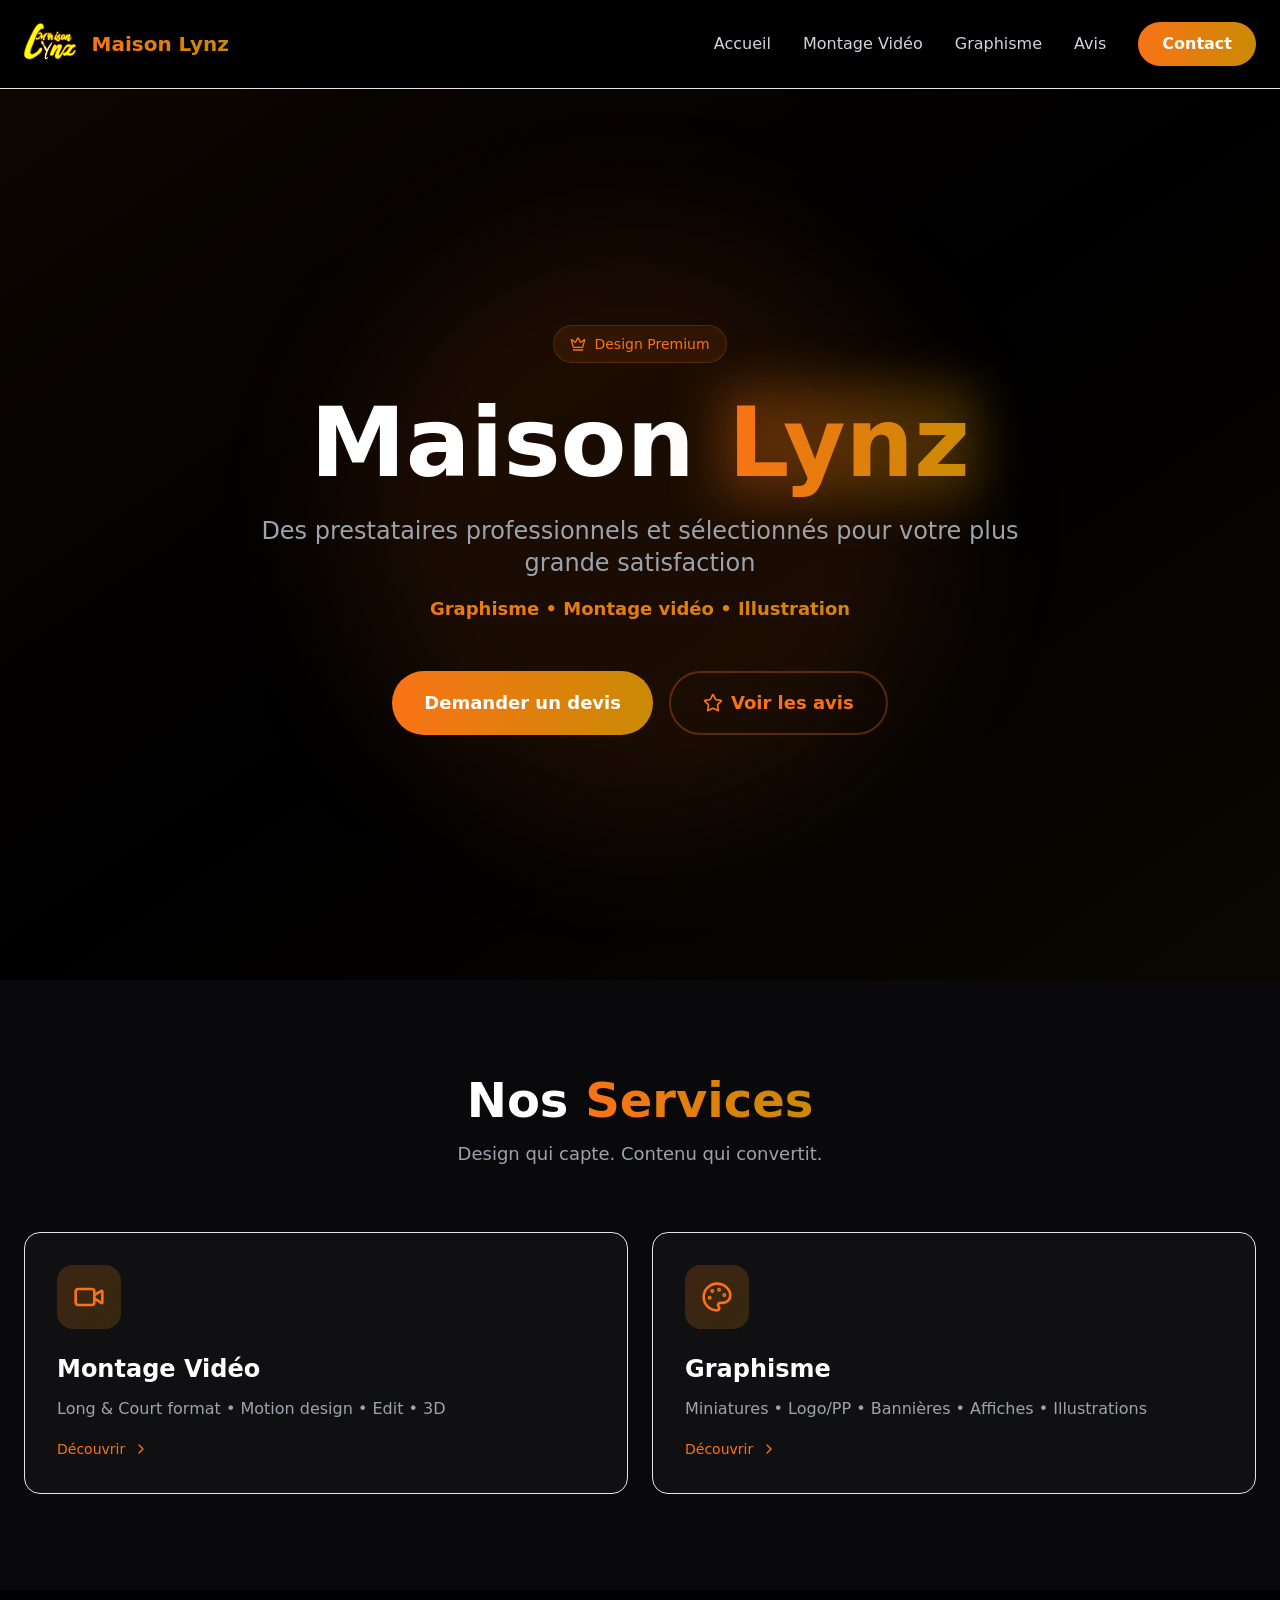
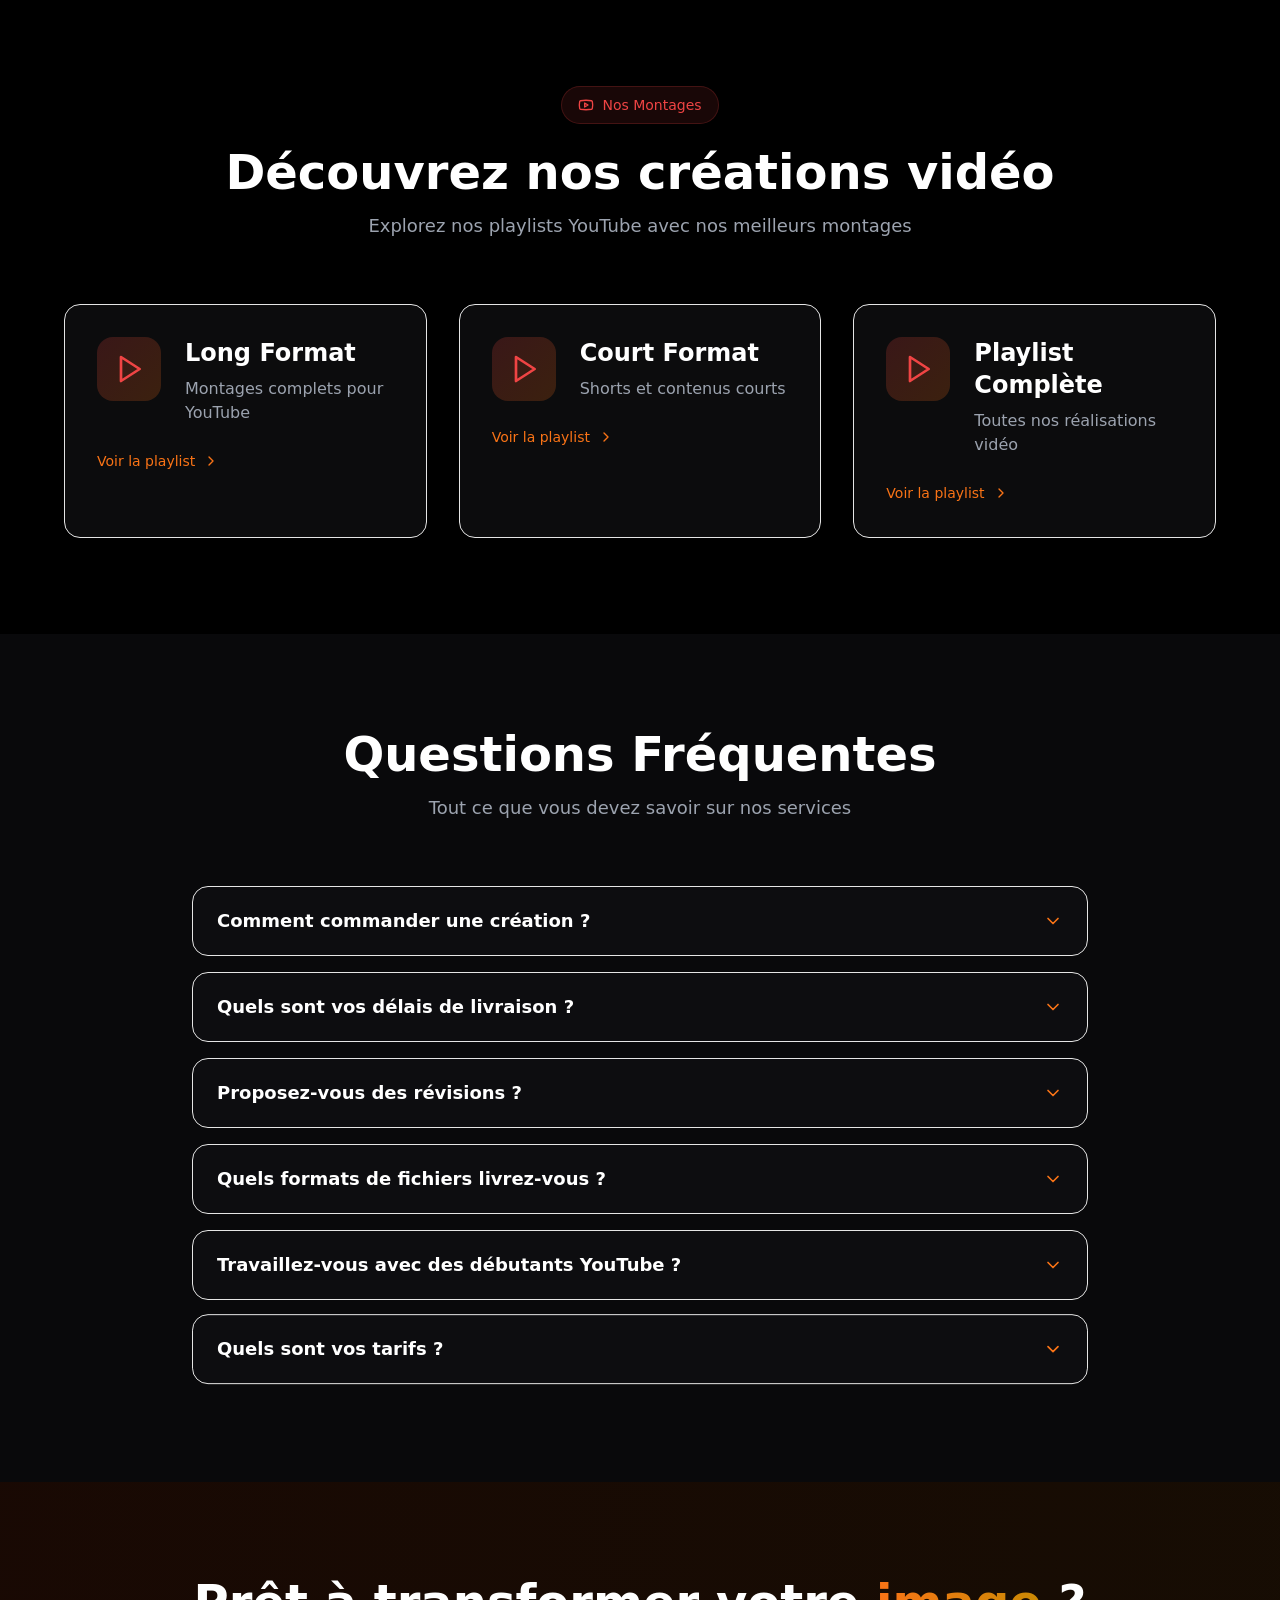
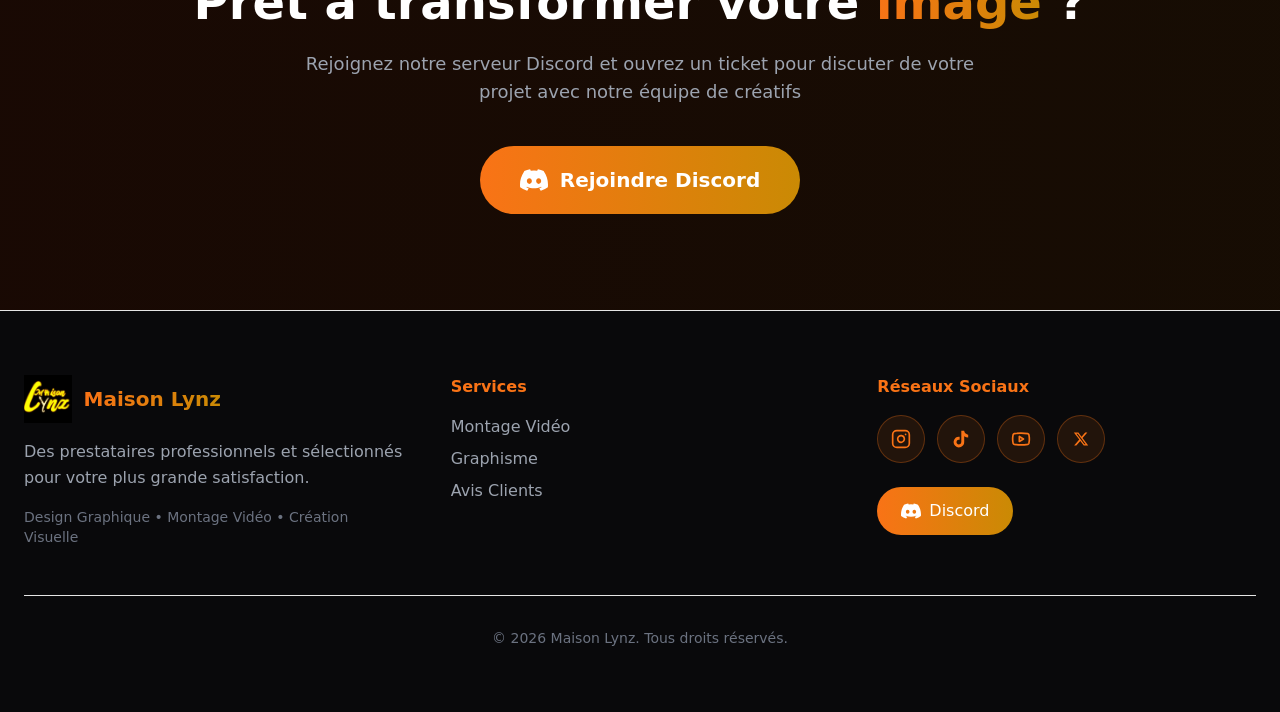
<file: index.html>
<!doctype html>
<html lang="fr">
  <head>
    <meta charset="UTF-8" />
    <meta name="viewport" content="width=device-width, initial-scale=1.0" />
    <title>Maison Lynz</title>
    <link rel="stylesheet" href="./site.css" />
  </head>
  <body>
    <div id="root"></div>
    <script type="module" src="./site.js"></script>
  </body>
</html>
</file>
<file: site.css>
*,:before,:after{--tw-border-spacing-x: 0;--tw-border-spacing-y: 0;--tw-translate-x: 0;--tw-translate-y: 0;--tw-rotate: 0;--tw-skew-x: 0;--tw-skew-y: 0;--tw-scale-x: 1;--tw-scale-y: 1;--tw-pan-x: ;--tw-pan-y: ;--tw-pinch-zoom: ;--tw-scroll-snap-strictness: proximity;--tw-gradient-from-position: ;--tw-gradient-via-position: ;--tw-gradient-to-position: ;--tw-ordinal: ;--tw-slashed-zero: ;--tw-numeric-figure: ;--tw-numeric-spacing: ;--tw-numeric-fraction: ;--tw-ring-inset: ;--tw-ring-offset-width: 0px;--tw-ring-offset-color: #fff;--tw-ring-color: rgb(59 130 246 / .5);--tw-ring-offset-shadow: 0 0 #0000;--tw-ring-shadow: 0 0 #0000;--tw-shadow: 0 0 #0000;--tw-shadow-colored: 0 0 #0000;--tw-blur: ;--tw-brightness: ;--tw-contrast: ;--tw-grayscale: ;--tw-hue-rotate: ;--tw-invert: ;--tw-saturate: ;--tw-sepia: ;--tw-drop-shadow: ;--tw-backdrop-blur: ;--tw-backdrop-brightness: ;--tw-backdrop-contrast: ;--tw-backdrop-grayscale: ;--tw-backdrop-hue-rotate: ;--tw-backdrop-invert: ;--tw-backdrop-opacity: ;--tw-backdrop-saturate: ;--tw-backdrop-sepia: ;--tw-contain-size: ;--tw-contain-layout: ;--tw-contain-paint: ;--tw-contain-style: }::backdrop{--tw-border-spacing-x: 0;--tw-border-spacing-y: 0;--tw-translate-x: 0;--tw-translate-y: 0;--tw-rotate: 0;--tw-skew-x: 0;--tw-skew-y: 0;--tw-scale-x: 1;--tw-scale-y: 1;--tw-pan-x: ;--tw-pan-y: ;--tw-pinch-zoom: ;--tw-scroll-snap-strictness: proximity;--tw-gradient-from-position: ;--tw-gradient-via-position: ;--tw-gradient-to-position: ;--tw-ordinal: ;--tw-slashed-zero: ;--tw-numeric-figure: ;--tw-numeric-spacing: ;--tw-numeric-fraction: ;--tw-ring-inset: ;--tw-ring-offset-width: 0px;--tw-ring-offset-color: #fff;--tw-ring-color: rgb(59 130 246 / .5);--tw-ring-offset-shadow: 0 0 #0000;--tw-ring-shadow: 0 0 #0000;--tw-shadow: 0 0 #0000;--tw-shadow-colored: 0 0 #0000;--tw-blur: ;--tw-brightness: ;--tw-contrast: ;--tw-grayscale: ;--tw-hue-rotate: ;--tw-invert: ;--tw-saturate: ;--tw-sepia: ;--tw-drop-shadow: ;--tw-backdrop-blur: ;--tw-backdrop-brightness: ;--tw-backdrop-contrast: ;--tw-backdrop-grayscale: ;--tw-backdrop-hue-rotate: ;--tw-backdrop-invert: ;--tw-backdrop-opacity: ;--tw-backdrop-saturate: ;--tw-backdrop-sepia: ;--tw-contain-size: ;--tw-contain-layout: ;--tw-contain-paint: ;--tw-contain-style: }*,:before,:after{box-sizing:border-box;border-width:0;border-style:solid;border-color:#e5e7eb}:before,:after{--tw-content: ""}html,:host{line-height:1.5;-webkit-text-size-adjust:100%;-moz-tab-size:4;-o-tab-size:4;tab-size:4;font-family:ui-sans-serif,system-ui,sans-serif,"Apple Color Emoji","Segoe UI Emoji",Segoe UI Symbol,"Noto Color Emoji";font-feature-settings:normal;font-variation-settings:normal;-webkit-tap-highlight-color:transparent}body{margin:0;line-height:inherit}hr{height:0;color:inherit;border-top-width:1px}abbr:where([title]){-webkit-text-decoration:underline dotted;text-decoration:underline dotted}h1,h2,h3,h4,h5,h6{font-size:inherit;font-weight:inherit}a{color:inherit;text-decoration:inherit}b,strong{font-weight:bolder}code,kbd,samp,pre{font-family:ui-monospace,SFMono-Regular,Menlo,Monaco,Consolas,Liberation Mono,Courier New,monospace;font-feature-settings:normal;font-variation-settings:normal;font-size:1em}small{font-size:80%}sub,sup{font-size:75%;line-height:0;position:relative;vertical-align:baseline}sub{bottom:-.25em}sup{top:-.5em}table{text-indent:0;border-color:inherit;border-collapse:collapse}button,input,optgroup,select,textarea{font-family:inherit;font-feature-settings:inherit;font-variation-settings:inherit;font-size:100%;font-weight:inherit;line-height:inherit;letter-spacing:inherit;color:inherit;margin:0;padding:0}button,select{text-transform:none}button,input:where([type=button]),input:where([type=reset]),input:where([type=submit]){-webkit-appearance:button;background-color:transparent;background-image:none}:-moz-focusring{outline:auto}:-moz-ui-invalid{box-shadow:none}progress{vertical-align:baseline}::-webkit-inner-spin-button,::-webkit-outer-spin-button{height:auto}[type=search]{-webkit-appearance:textfield;outline-offset:-2px}::-webkit-search-decoration{-webkit-appearance:none}::-webkit-file-upload-button{-webkit-appearance:button;font:inherit}summary{display:list-item}blockquote,dl,dd,h1,h2,h3,h4,h5,h6,hr,figure,p,pre{margin:0}fieldset{margin:0;padding:0}legend{padding:0}ol,ul,menu{list-style:none;margin:0;padding:0}dialog{padding:0}textarea{resize:vertical}input::-moz-placeholder,textarea::-moz-placeholder{opacity:1;color:#9ca3af}input::placeholder,textarea::placeholder{opacity:1;color:#9ca3af}button,[role=button]{cursor:pointer}:disabled{cursor:default}img,svg,video,canvas,audio,iframe,embed,object{display:block;vertical-align:middle}img,video{max-width:100%;height:auto}[hidden]:where(:not([hidden=until-found])){display:none}:root{--background: 0 0% 100%;--foreground: 0 0% 3.9%;--card: 0 0% 100%;--card-foreground: 0 0% 3.9%;--popover: 0 0% 100%;--popover-foreground: 0 0% 3.9%;--primary: 0 0% 9%;--primary-foreground: 0 0% 98%;--secondary: 0 0% 96.1%;--secondary-foreground: 0 0% 9%;--muted: 0 0% 96.1%;--muted-foreground: 0 0% 45.1%;--accent: 0 0% 96.1%;--accent-foreground: 0 0% 9%;--destructive: 0 84.2% 60.2%;--destructive-foreground: 0 0% 98%;--border: 0 0% 89.8%;--input: 0 0% 89.8%;--ring: 0 0% 3.9%;--chart-1: 12 76% 61%;--chart-2: 173 58% 39%;--chart-3: 197 37% 24%;--chart-4: 43 74% 66%;--chart-5: 27 87% 67%;--radius: .5rem;--sidebar-background: 0 0% 98%;--sidebar-foreground: 240 5.3% 26.1%;--sidebar-primary: 240 5.9% 10%;--sidebar-primary-foreground: 0 0% 98%;--sidebar-accent: 240 4.8% 95.9%;--sidebar-accent-foreground: 240 5.9% 10%;--sidebar-border: 220 13% 91%;--sidebar-ring: 217.2 91.2% 59.8%}.dark{--background: 0 0% 3.9%;--foreground: 0 0% 98%;--card: 0 0% 3.9%;--card-foreground: 0 0% 98%;--popover: 0 0% 3.9%;--popover-foreground: 0 0% 98%;--primary: 0 0% 98%;--primary-foreground: 0 0% 9%;--secondary: 0 0% 14.9%;--secondary-foreground: 0 0% 98%;--muted: 0 0% 14.9%;--muted-foreground: 0 0% 63.9%;--accent: 0 0% 14.9%;--accent-foreground: 0 0% 98%;--destructive: 0 62.8% 30.6%;--destructive-foreground: 0 0% 98%;--border: 0 0% 14.9%;--input: 0 0% 14.9%;--ring: 0 0% 83.1%;--chart-1: 220 70% 50%;--chart-2: 160 60% 45%;--chart-3: 30 80% 55%;--chart-4: 280 65% 60%;--chart-5: 340 75% 55%;--sidebar-background: 240 5.9% 10%;--sidebar-foreground: 240 4.8% 95.9%;--sidebar-primary: 224.3 76.3% 48%;--sidebar-primary-foreground: 0 0% 100%;--sidebar-accent: 240 3.7% 15.9%;--sidebar-accent-foreground: 240 4.8% 95.9%;--sidebar-border: 240 3.7% 15.9%;--sidebar-ring: 217.2 91.2% 59.8%}*{border-color:hsl(var(--border));outline-color:hsl(var(--ring) / .5)}body{background-color:hsl(var(--background));color:hsl(var(--foreground))}.sr-only{position:absolute;width:1px;height:1px;padding:0;margin:-1px;overflow:hidden;clip:rect(0,0,0,0);white-space:nowrap;border-width:0}.pointer-events-none{pointer-events:none}.pointer-events-auto{pointer-events:auto}.visible{visibility:visible}.invisible{visibility:hidden}.fixed{position:fixed}.absolute{position:absolute}.relative{position:relative}.-inset-2{top:-.5rem;right:-.5rem;bottom:-.5rem;left:-.5rem}.inset-0{top:0;right:0;bottom:0;left:0}.inset-x-0{left:0;right:0}.inset-y-0{top:0;bottom:0}.-bottom-12{bottom:-3rem}.-left-12{left:-3rem}.-right-12{right:-3rem}.-top-12{top:-3rem}.bottom-0{bottom:0}.left-0{left:0}.left-1{left:.25rem}.left-1\/2{left:50%}.left-2{left:.5rem}.left-\[50\%\]{left:50%}.right-0{right:0}.right-1{right:.25rem}.right-2{right:.5rem}.right-3{right:.75rem}.right-4{right:1rem}.right-6{right:1.5rem}.top-0{top:0}.top-1\.5{top:.375rem}.top-1\/2{top:50%}.top-2{top:.5rem}.top-3\.5{top:.875rem}.top-4{top:1rem}.top-6{top:1.5rem}.top-\[1px\]{top:1px}.top-\[50\%\]{top:50%}.top-\[60\%\]{top:60%}.top-full{top:100%}.z-10{z-index:10}.z-20{z-index:20}.z-50{z-index:50}.z-\[100\]{z-index:100}.z-\[1\]{z-index:1}.-mx-1{margin-left:-.25rem;margin-right:-.25rem}.mx-2{margin-left:.5rem;margin-right:.5rem}.mx-3\.5{margin-left:.875rem;margin-right:.875rem}.mx-4{margin-left:1rem;margin-right:1rem}.mx-auto{margin-left:auto;margin-right:auto}.my-0\.5{margin-top:.125rem;margin-bottom:.125rem}.my-1{margin-top:.25rem;margin-bottom:.25rem}.-ml-4{margin-left:-1rem}.-mt-4{margin-top:-1rem}.mb-1{margin-bottom:.25rem}.mb-10{margin-bottom:2.5rem}.mb-12{margin-bottom:3rem}.mb-16{margin-bottom:4rem}.mb-2{margin-bottom:.5rem}.mb-20{margin-bottom:5rem}.mb-3{margin-bottom:.75rem}.mb-4{margin-bottom:1rem}.mb-6{margin-bottom:1.5rem}.mb-8{margin-bottom:2rem}.ml-1{margin-left:.25rem}.ml-auto{margin-left:auto}.mr-2{margin-right:.5rem}.mt-1\.5{margin-top:.375rem}.mt-16{margin-top:4rem}.mt-2{margin-top:.5rem}.mt-24{margin-top:6rem}.mt-4{margin-top:1rem}.mt-auto{margin-top:auto}.block{display:block}.inline-block{display:inline-block}.flex{display:flex}.inline-flex{display:inline-flex}.table{display:table}.grid{display:grid}.hidden{display:none}.aspect-square{aspect-ratio:1 / 1}.aspect-video{aspect-ratio:16 / 9}.size-4{width:1rem;height:1rem}.h-0\.5{height:.125rem}.h-1\.5{height:.375rem}.h-10{height:2.5rem}.h-12{height:3rem}.h-14{height:3.5rem}.h-16{height:4rem}.h-2{height:.5rem}.h-2\.5{height:.625rem}.h-20{height:5rem}.h-24{height:6rem}.h-3{height:.75rem}.h-3\.5{height:.875rem}.h-4{height:1rem}.h-5{height:1.25rem}.h-6{height:1.5rem}.h-7{height:1.75rem}.h-8{height:2rem}.h-9{height:2.25rem}.h-\[1px\]{height:1px}.h-\[600px\]{height:600px}.h-\[var\(--radix-navigation-menu-viewport-height\)\]{height:var(--radix-navigation-menu-viewport-height)}.h-\[var\(--radix-select-trigger-height\)\]{height:var(--radix-select-trigger-height)}.h-auto{height:auto}.h-full{height:100%}.h-px{height:1px}.h-svh{height:100svh}.max-h-96{max-height:24rem}.max-h-\[300px\]{max-height:300px}.max-h-screen{max-height:100vh}.min-h-0{min-height:0px}.min-h-\[60px\]{min-height:60px}.min-h-\[70vh\]{min-height:70vh}.min-h-screen{min-height:100vh}.min-h-svh{min-height:100svh}.w-0{width:0px}.w-1{width:.25rem}.w-10{width:2.5rem}.w-12{width:3rem}.w-14{width:3.5rem}.w-16{width:4rem}.w-2{width:.5rem}.w-2\.5{width:.625rem}.w-20{width:5rem}.w-24{width:6rem}.w-3{width:.75rem}.w-3\.5{width:.875rem}.w-3\/4{width:75%}.w-4{width:1rem}.w-5{width:1.25rem}.w-6{width:1.5rem}.w-64{width:16rem}.w-7{width:1.75rem}.w-72{width:18rem}.w-8{width:2rem}.w-9{width:2.25rem}.w-\[--sidebar-width\]{width:var(--sidebar-width)}.w-\[100px\]{width:100px}.w-\[1px\]{width:1px}.w-\[600px\]{width:600px}.w-auto{width:auto}.w-full{width:100%}.w-max{width:-moz-max-content;width:max-content}.w-px{width:1px}.min-w-0{min-width:0px}.min-w-10{min-width:2.5rem}.min-w-5{min-width:1.25rem}.min-w-8{min-width:2rem}.min-w-9{min-width:2.25rem}.min-w-\[12rem\]{min-width:12rem}.min-w-\[8rem\]{min-width:8rem}.min-w-\[var\(--radix-select-trigger-width\)\]{min-width:var(--radix-select-trigger-width)}.max-w-2xl{max-width:42rem}.max-w-3xl{max-width:48rem}.max-w-4xl{max-width:56rem}.max-w-5xl{max-width:64rem}.max-w-6xl{max-width:72rem}.max-w-7xl{max-width:80rem}.max-w-\[--skeleton-width\]{max-width:var(--skeleton-width)}.max-w-lg{max-width:32rem}.max-w-max{max-width:-moz-max-content;max-width:max-content}.max-w-md{max-width:28rem}.flex-1{flex:1 1 0%}.flex-shrink-0,.shrink-0{flex-shrink:0}.grow{flex-grow:1}.grow-0{flex-grow:0}.basis-full{flex-basis:100%}.caption-bottom{caption-side:bottom}.border-collapse{border-collapse:collapse}.-translate-x-1\/2{--tw-translate-x: -50%;transform:translate(var(--tw-translate-x),var(--tw-translate-y)) rotate(var(--tw-rotate)) skew(var(--tw-skew-x)) skewY(var(--tw-skew-y)) scaleX(var(--tw-scale-x)) scaleY(var(--tw-scale-y))}.-translate-x-px{--tw-translate-x: -1px;transform:translate(var(--tw-translate-x),var(--tw-translate-y)) rotate(var(--tw-rotate)) skew(var(--tw-skew-x)) skewY(var(--tw-skew-y)) scaleX(var(--tw-scale-x)) scaleY(var(--tw-scale-y))}.-translate-y-1\/2{--tw-translate-y: -50%;transform:translate(var(--tw-translate-x),var(--tw-translate-y)) rotate(var(--tw-rotate)) skew(var(--tw-skew-x)) skewY(var(--tw-skew-y)) scaleX(var(--tw-scale-x)) scaleY(var(--tw-scale-y))}.translate-x-\[-50\%\]{--tw-translate-x: -50%;transform:translate(var(--tw-translate-x),var(--tw-translate-y)) rotate(var(--tw-rotate)) skew(var(--tw-skew-x)) skewY(var(--tw-skew-y)) scaleX(var(--tw-scale-x)) scaleY(var(--tw-scale-y))}.translate-x-px{--tw-translate-x: 1px;transform:translate(var(--tw-translate-x),var(--tw-translate-y)) rotate(var(--tw-rotate)) skew(var(--tw-skew-x)) skewY(var(--tw-skew-y)) scaleX(var(--tw-scale-x)) scaleY(var(--tw-scale-y))}.translate-y-\[-50\%\]{--tw-translate-y: -50%;transform:translate(var(--tw-translate-x),var(--tw-translate-y)) rotate(var(--tw-rotate)) skew(var(--tw-skew-x)) skewY(var(--tw-skew-y)) scaleX(var(--tw-scale-x)) scaleY(var(--tw-scale-y))}.-rotate-90{--tw-rotate: -90deg;transform:translate(var(--tw-translate-x),var(--tw-translate-y)) rotate(var(--tw-rotate)) skew(var(--tw-skew-x)) skewY(var(--tw-skew-y)) scaleX(var(--tw-scale-x)) scaleY(var(--tw-scale-y))}.rotate-180{--tw-rotate: 180deg;transform:translate(var(--tw-translate-x),var(--tw-translate-y)) rotate(var(--tw-rotate)) skew(var(--tw-skew-x)) skewY(var(--tw-skew-y)) scaleX(var(--tw-scale-x)) scaleY(var(--tw-scale-y))}.rotate-45{--tw-rotate: 45deg;transform:translate(var(--tw-translate-x),var(--tw-translate-y)) rotate(var(--tw-rotate)) skew(var(--tw-skew-x)) skewY(var(--tw-skew-y)) scaleX(var(--tw-scale-x)) scaleY(var(--tw-scale-y))}.rotate-90{--tw-rotate: 90deg;transform:translate(var(--tw-translate-x),var(--tw-translate-y)) rotate(var(--tw-rotate)) skew(var(--tw-skew-x)) skewY(var(--tw-skew-y)) scaleX(var(--tw-scale-x)) scaleY(var(--tw-scale-y))}.transform{transform:translate(var(--tw-translate-x),var(--tw-translate-y)) rotate(var(--tw-rotate)) skew(var(--tw-skew-x)) skewY(var(--tw-skew-y)) scaleX(var(--tw-scale-x)) scaleY(var(--tw-scale-y))}@keyframes pulse{50%{opacity:.5}}.animate-pulse{animation:pulse 2s cubic-bezier(.4,0,.6,1) infinite}.cursor-default{cursor:default}.cursor-pointer{cursor:pointer}.touch-none{touch-action:none}.select-none{-webkit-user-select:none;-moz-user-select:none;user-select:none}.list-none{list-style-type:none}.flex-row{flex-direction:row}.flex-col{flex-direction:column}.flex-col-reverse{flex-direction:column-reverse}.flex-wrap{flex-wrap:wrap}.items-start{align-items:flex-start}.items-end{align-items:flex-end}.items-center{align-items:center}.items-stretch{align-items:stretch}.justify-center{justify-content:center}.justify-between{justify-content:space-between}.gap-1{gap:.25rem}.gap-1\.5{gap:.375rem}.gap-12{gap:3rem}.gap-2{gap:.5rem}.gap-3{gap:.75rem}.gap-4{gap:1rem}.gap-6{gap:1.5rem}.gap-8{gap:2rem}.space-x-1>:not([hidden])~:not([hidden]){--tw-space-x-reverse: 0;margin-right:calc(.25rem * var(--tw-space-x-reverse));margin-left:calc(.25rem * calc(1 - var(--tw-space-x-reverse)))}.space-x-4>:not([hidden])~:not([hidden]){--tw-space-x-reverse: 0;margin-right:calc(1rem * var(--tw-space-x-reverse));margin-left:calc(1rem * calc(1 - var(--tw-space-x-reverse)))}.space-y-1>:not([hidden])~:not([hidden]){--tw-space-y-reverse: 0;margin-top:calc(.25rem * calc(1 - var(--tw-space-y-reverse)));margin-bottom:calc(.25rem * var(--tw-space-y-reverse))}.space-y-1\.5>:not([hidden])~:not([hidden]){--tw-space-y-reverse: 0;margin-top:calc(.375rem * calc(1 - var(--tw-space-y-reverse)));margin-bottom:calc(.375rem * var(--tw-space-y-reverse))}.space-y-2>:not([hidden])~:not([hidden]){--tw-space-y-reverse: 0;margin-top:calc(.5rem * calc(1 - var(--tw-space-y-reverse)));margin-bottom:calc(.5rem * var(--tw-space-y-reverse))}.space-y-3>:not([hidden])~:not([hidden]){--tw-space-y-reverse: 0;margin-top:calc(.75rem * calc(1 - var(--tw-space-y-reverse)));margin-bottom:calc(.75rem * var(--tw-space-y-reverse))}.space-y-4>:not([hidden])~:not([hidden]){--tw-space-y-reverse: 0;margin-top:calc(1rem * calc(1 - var(--tw-space-y-reverse)));margin-bottom:calc(1rem * var(--tw-space-y-reverse))}.space-y-6>:not([hidden])~:not([hidden]){--tw-space-y-reverse: 0;margin-top:calc(1.5rem * calc(1 - var(--tw-space-y-reverse)));margin-bottom:calc(1.5rem * var(--tw-space-y-reverse))}.space-y-8>:not([hidden])~:not([hidden]){--tw-space-y-reverse: 0;margin-top:calc(2rem * calc(1 - var(--tw-space-y-reverse)));margin-bottom:calc(2rem * var(--tw-space-y-reverse))}.overflow-auto{overflow:auto}.overflow-hidden{overflow:hidden}.overflow-y-auto{overflow-y:auto}.overflow-x-hidden{overflow-x:hidden}.whitespace-nowrap{white-space:nowrap}.break-words{overflow-wrap:break-word}.rounded-2xl{border-radius:1rem}.rounded-3xl{border-radius:1.5rem}.rounded-\[2px\]{border-radius:2px}.rounded-\[inherit\]{border-radius:inherit}.rounded-full{border-radius:9999px}.rounded-lg{border-radius:var(--radius)}.rounded-md{border-radius:calc(var(--radius) - 2px)}.rounded-sm{border-radius:calc(var(--radius) - 4px)}.rounded-xl{border-radius:.75rem}.rounded-t-\[10px\]{border-top-left-radius:10px;border-top-right-radius:10px}.rounded-tl-sm{border-top-left-radius:calc(var(--radius) - 4px)}.border{border-width:1px}.border-2{border-width:2px}.border-\[1\.5px\]{border-width:1.5px}.border-y{border-top-width:1px;border-bottom-width:1px}.border-b{border-bottom-width:1px}.border-l{border-left-width:1px}.border-r{border-right-width:1px}.border-t{border-top-width:1px}.border-dashed{border-style:dashed}.border-\[--color-border\]{border-color:var(--color-border)}.border-border\/50{border-color:hsl(var(--border) / .5)}.border-destructive{border-color:hsl(var(--destructive))}.border-destructive\/50{border-color:hsl(var(--destructive) / .5)}.border-input{border-color:hsl(var(--input))}.border-orange-500\/20{border-color:#f9731633}.border-orange-500\/30{border-color:#f973164d}.border-primary{border-color:hsl(var(--primary))}.border-primary\/50{border-color:hsl(var(--primary) / .5)}.border-red-500\/20{border-color:#ef444433}.border-sidebar-border{border-color:hsl(var(--sidebar-border))}.border-slate-200{--tw-border-opacity: 1;border-color:rgb(226 232 240 / var(--tw-border-opacity, 1))}.border-transparent{border-color:transparent}.border-l-transparent{border-left-color:transparent}.border-t-transparent{border-top-color:transparent}.bg-\[--color-bg\]{background-color:var(--color-bg)}.bg-accent{background-color:hsl(var(--accent))}.bg-background{background-color:hsl(var(--background))}.bg-black{--tw-bg-opacity: 1;background-color:rgb(0 0 0 / var(--tw-bg-opacity, 1))}.bg-black\/80{background-color:#000c}.bg-black\/95{background-color:#000000f2}.bg-border{background-color:hsl(var(--border))}.bg-card{background-color:hsl(var(--card))}.bg-destructive{background-color:hsl(var(--destructive))}.bg-foreground{background-color:hsl(var(--foreground))}.bg-muted{background-color:hsl(var(--muted))}.bg-muted\/50{background-color:hsl(var(--muted) / .5)}.bg-orange-500\/10{background-color:#f973161a}.bg-orange-500\/90{background-color:#f97316e6}.bg-popover{background-color:hsl(var(--popover))}.bg-primary{background-color:hsl(var(--primary))}.bg-primary\/10{background-color:hsl(var(--primary) / .1)}.bg-primary\/20{background-color:hsl(var(--primary) / .2)}.bg-red-500\/10{background-color:#ef44441a}.bg-secondary{background-color:hsl(var(--secondary))}.bg-sidebar{background-color:hsl(var(--sidebar-background))}.bg-sidebar-border{background-color:hsl(var(--sidebar-border))}.bg-slate-200{--tw-bg-opacity: 1;background-color:rgb(226 232 240 / var(--tw-bg-opacity, 1))}.bg-slate-50{--tw-bg-opacity: 1;background-color:rgb(248 250 252 / var(--tw-bg-opacity, 1))}.bg-transparent{background-color:transparent}.bg-white{--tw-bg-opacity: 1;background-color:rgb(255 255 255 / var(--tw-bg-opacity, 1))}.bg-zinc-800{--tw-bg-opacity: 1;background-color:rgb(39 39 42 / var(--tw-bg-opacity, 1))}.bg-zinc-900{--tw-bg-opacity: 1;background-color:rgb(24 24 27 / var(--tw-bg-opacity, 1))}.bg-zinc-900\/30{background-color:#18181b4d}.bg-zinc-900\/50{background-color:#18181b80}.bg-zinc-950{--tw-bg-opacity: 1;background-color:rgb(9 9 11 / var(--tw-bg-opacity, 1))}.bg-zinc-950\/50{background-color:#09090b80}.bg-gradient-to-br{background-image:linear-gradient(to bottom right,var(--tw-gradient-stops))}.bg-gradient-to-r{background-image:linear-gradient(to right,var(--tw-gradient-stops))}.bg-gradient-to-t{background-image:linear-gradient(to top,var(--tw-gradient-stops))}.from-black{--tw-gradient-from: #000 var(--tw-gradient-from-position);--tw-gradient-to: rgb(0 0 0 / 0) var(--tw-gradient-to-position);--tw-gradient-stops: var(--tw-gradient-from), var(--tw-gradient-to)}.from-black\/80{--tw-gradient-from: rgb(0 0 0 / .8) var(--tw-gradient-from-position);--tw-gradient-to: rgb(0 0 0 / 0) var(--tw-gradient-to-position);--tw-gradient-stops: var(--tw-gradient-from), var(--tw-gradient-to)}.from-orange-500{--tw-gradient-from: #f97316 var(--tw-gradient-from-position);--tw-gradient-to: rgb(249 115 22 / 0) var(--tw-gradient-to-position);--tw-gradient-stops: var(--tw-gradient-from), var(--tw-gradient-to)}.from-orange-500\/20{--tw-gradient-from: rgb(249 115 22 / .2) var(--tw-gradient-from-position);--tw-gradient-to: rgb(249 115 22 / 0) var(--tw-gradient-to-position);--tw-gradient-stops: var(--tw-gradient-from), var(--tw-gradient-to)}.from-orange-500\/30{--tw-gradient-from: rgb(249 115 22 / .3) var(--tw-gradient-from-position);--tw-gradient-to: rgb(249 115 22 / 0) var(--tw-gradient-to-position);--tw-gradient-stops: var(--tw-gradient-from), var(--tw-gradient-to)}.from-orange-500\/5{--tw-gradient-from: rgb(249 115 22 / .05) var(--tw-gradient-from-position);--tw-gradient-to: rgb(249 115 22 / 0) var(--tw-gradient-to-position);--tw-gradient-stops: var(--tw-gradient-from), var(--tw-gradient-to)}.from-orange-900\/20{--tw-gradient-from: rgb(124 45 18 / .2) var(--tw-gradient-from-position);--tw-gradient-to: rgb(124 45 18 / 0) var(--tw-gradient-to-position);--tw-gradient-stops: var(--tw-gradient-from), var(--tw-gradient-to)}.from-red-500\/20{--tw-gradient-from: rgb(239 68 68 / .2) var(--tw-gradient-from-position);--tw-gradient-to: rgb(239 68 68 / 0) var(--tw-gradient-to-position);--tw-gradient-stops: var(--tw-gradient-from), var(--tw-gradient-to)}.via-black\/20{--tw-gradient-to: rgb(0 0 0 / 0) var(--tw-gradient-to-position);--tw-gradient-stops: var(--tw-gradient-from), rgb(0 0 0 / .2) var(--tw-gradient-via-position), var(--tw-gradient-to)}.via-transparent{--tw-gradient-to: rgb(0 0 0 / 0) var(--tw-gradient-to-position);--tw-gradient-stops: var(--tw-gradient-from), transparent var(--tw-gradient-via-position), var(--tw-gradient-to)}.to-orange-500\/20{--tw-gradient-to: rgb(249 115 22 / .2) var(--tw-gradient-to-position)}.to-transparent{--tw-gradient-to: transparent var(--tw-gradient-to-position)}.to-yellow-600{--tw-gradient-to: #ca8a04 var(--tw-gradient-to-position)}.to-yellow-600\/20{--tw-gradient-to: rgb(202 138 4 / .2) var(--tw-gradient-to-position)}.to-yellow-600\/30{--tw-gradient-to: rgb(202 138 4 / .3) var(--tw-gradient-to-position)}.to-yellow-600\/5{--tw-gradient-to: rgb(202 138 4 / .05) var(--tw-gradient-to-position)}.to-yellow-900\/20{--tw-gradient-to: rgb(113 63 18 / .2) var(--tw-gradient-to-position)}.bg-clip-text{-webkit-background-clip:text;background-clip:text}.fill-current{fill:currentColor}.fill-orange-500{fill:#f97316}.fill-primary{fill:hsl(var(--primary))}.object-contain{-o-object-fit:contain;object-fit:contain}.object-cover{-o-object-fit:cover;object-fit:cover}.p-0{padding:0}.p-1{padding:.25rem}.p-2{padding:.5rem}.p-3{padding:.75rem}.p-4{padding:1rem}.p-5{padding:1.25rem}.p-6{padding:1.5rem}.p-8{padding:2rem}.p-\[1px\]{padding:1px}.px-1{padding-left:.25rem;padding-right:.25rem}.px-1\.5{padding-left:.375rem;padding-right:.375rem}.px-10{padding-left:2.5rem;padding-right:2.5rem}.px-2{padding-left:.5rem;padding-right:.5rem}.px-2\.5{padding-left:.625rem;padding-right:.625rem}.px-3{padding-left:.75rem;padding-right:.75rem}.px-4{padding-left:1rem;padding-right:1rem}.px-6{padding-left:1.5rem;padding-right:1.5rem}.px-8{padding-left:2rem;padding-right:2rem}.py-0\.5{padding-top:.125rem;padding-bottom:.125rem}.py-1{padding-top:.25rem;padding-bottom:.25rem}.py-1\.5{padding-top:.375rem;padding-bottom:.375rem}.py-16{padding-top:4rem;padding-bottom:4rem}.py-2{padding-top:.5rem;padding-bottom:.5rem}.py-2\.5{padding-top:.625rem;padding-bottom:.625rem}.py-24{padding-top:6rem;padding-bottom:6rem}.py-3{padding-top:.75rem;padding-bottom:.75rem}.py-32{padding-top:8rem;padding-bottom:8rem}.py-4{padding-top:1rem;padding-bottom:1rem}.py-5{padding-top:1.25rem;padding-bottom:1.25rem}.py-6{padding-top:1.5rem;padding-bottom:1.5rem}.pb-3{padding-bottom:.75rem}.pb-4{padding-bottom:1rem}.pb-5{padding-bottom:1.25rem}.pl-2{padding-left:.5rem}.pl-2\.5{padding-left:.625rem}.pl-4{padding-left:1rem}.pl-8{padding-left:2rem}.pr-2{padding-right:.5rem}.pr-2\.5{padding-right:.625rem}.pr-4{padding-right:1rem}.pr-8{padding-right:2rem}.pt-0{padding-top:0}.pt-1{padding-top:.25rem}.pt-2{padding-top:.5rem}.pt-20{padding-top:5rem}.pt-3{padding-top:.75rem}.pt-4{padding-top:1rem}.pt-6{padding-top:1.5rem}.pt-8{padding-top:2rem}.text-left{text-align:left}.text-center{text-align:center}.align-middle{vertical-align:middle}.font-mono{font-family:ui-monospace,SFMono-Regular,Menlo,Monaco,Consolas,Liberation Mono,Courier New,monospace}.text-2xl{font-size:1.5rem;line-height:2rem}.text-3xl{font-size:1.875rem;line-height:2.25rem}.text-4xl{font-size:2.25rem;line-height:2.5rem}.text-5xl{font-size:3rem;line-height:1}.text-6xl{font-size:3.75rem;line-height:1}.text-7xl{font-size:4.5rem;line-height:1}.text-\[0\.8rem\]{font-size:.8rem}.text-base{font-size:1rem;line-height:1.5rem}.text-lg{font-size:1.125rem;line-height:1.75rem}.text-sm{font-size:.875rem;line-height:1.25rem}.text-xl{font-size:1.25rem;line-height:1.75rem}.text-xs{font-size:.75rem;line-height:1rem}.font-bold{font-weight:700}.font-light{font-weight:300}.font-medium{font-weight:500}.font-normal{font-weight:400}.font-semibold{font-weight:600}.uppercase{text-transform:uppercase}.tabular-nums{--tw-numeric-spacing: tabular-nums;font-variant-numeric:var(--tw-ordinal) var(--tw-slashed-zero) var(--tw-numeric-figure) var(--tw-numeric-spacing) var(--tw-numeric-fraction)}.leading-none{line-height:1}.leading-relaxed{line-height:1.625}.tracking-\[0\.24em\]{letter-spacing:.24em}.tracking-tight{letter-spacing:-.025em}.tracking-widest{letter-spacing:.1em}.text-accent-foreground{color:hsl(var(--accent-foreground))}.text-card-foreground{color:hsl(var(--card-foreground))}.text-current{color:currentColor}.text-destructive{color:hsl(var(--destructive))}.text-destructive-foreground{color:hsl(var(--destructive-foreground))}.text-foreground{color:hsl(var(--foreground))}.text-foreground\/50{color:hsl(var(--foreground) / .5)}.text-gray-300{--tw-text-opacity: 1;color:rgb(209 213 219 / var(--tw-text-opacity, 1))}.text-gray-400{--tw-text-opacity: 1;color:rgb(156 163 175 / var(--tw-text-opacity, 1))}.text-gray-500{--tw-text-opacity: 1;color:rgb(107 114 128 / var(--tw-text-opacity, 1))}.text-muted-foreground{color:hsl(var(--muted-foreground))}.text-orange-300{--tw-text-opacity: 1;color:rgb(253 186 116 / var(--tw-text-opacity, 1))}.text-orange-500{--tw-text-opacity: 1;color:rgb(249 115 22 / var(--tw-text-opacity, 1))}.text-popover-foreground{color:hsl(var(--popover-foreground))}.text-primary{color:hsl(var(--primary))}.text-primary-foreground{color:hsl(var(--primary-foreground))}.text-red-500{--tw-text-opacity: 1;color:rgb(239 68 68 / var(--tw-text-opacity, 1))}.text-secondary-foreground{color:hsl(var(--secondary-foreground))}.text-sidebar-foreground{color:hsl(var(--sidebar-foreground))}.text-sidebar-foreground\/70{color:hsl(var(--sidebar-foreground) / .7)}.text-slate-300{--tw-text-opacity: 1;color:rgb(203 213 225 / var(--tw-text-opacity, 1))}.text-slate-600{--tw-text-opacity: 1;color:rgb(71 85 105 / var(--tw-text-opacity, 1))}.text-slate-700{--tw-text-opacity: 1;color:rgb(51 65 85 / var(--tw-text-opacity, 1))}.text-slate-800{--tw-text-opacity: 1;color:rgb(30 41 59 / var(--tw-text-opacity, 1))}.text-transparent{color:transparent}.text-white{--tw-text-opacity: 1;color:rgb(255 255 255 / var(--tw-text-opacity, 1))}.text-yellow-300\/40{color:#fde04766}.underline-offset-4{text-underline-offset:4px}.opacity-0{opacity:0}.opacity-50{opacity:.5}.opacity-60{opacity:.6}.opacity-70{opacity:.7}.opacity-90{opacity:.9}.shadow{--tw-shadow: 0 1px 3px 0 rgb(0 0 0 / .1), 0 1px 2px -1px rgb(0 0 0 / .1);--tw-shadow-colored: 0 1px 3px 0 var(--tw-shadow-color), 0 1px 2px -1px var(--tw-shadow-color);box-shadow:var(--tw-ring-offset-shadow, 0 0 #0000),var(--tw-ring-shadow, 0 0 #0000),var(--tw-shadow)}.shadow-2xl{--tw-shadow: 0 25px 50px -12px rgb(0 0 0 / .25);--tw-shadow-colored: 0 25px 50px -12px var(--tw-shadow-color);box-shadow:var(--tw-ring-offset-shadow, 0 0 #0000),var(--tw-ring-shadow, 0 0 #0000),var(--tw-shadow)}.shadow-\[0_0_0_1px_hsl\(var\(--sidebar-border\)\)\]{--tw-shadow: 0 0 0 1px hsl(var(--sidebar-border));--tw-shadow-colored: 0 0 0 1px var(--tw-shadow-color);box-shadow:var(--tw-ring-offset-shadow, 0 0 #0000),var(--tw-ring-shadow, 0 0 #0000),var(--tw-shadow)}.shadow-lg{--tw-shadow: 0 10px 15px -3px rgb(0 0 0 / .1), 0 4px 6px -4px rgb(0 0 0 / .1);--tw-shadow-colored: 0 10px 15px -3px var(--tw-shadow-color), 0 4px 6px -4px var(--tw-shadow-color);box-shadow:var(--tw-ring-offset-shadow, 0 0 #0000),var(--tw-ring-shadow, 0 0 #0000),var(--tw-shadow)}.shadow-md{--tw-shadow: 0 4px 6px -1px rgb(0 0 0 / .1), 0 2px 4px -2px rgb(0 0 0 / .1);--tw-shadow-colored: 0 4px 6px -1px var(--tw-shadow-color), 0 2px 4px -2px var(--tw-shadow-color);box-shadow:var(--tw-ring-offset-shadow, 0 0 #0000),var(--tw-ring-shadow, 0 0 #0000),var(--tw-shadow)}.shadow-none{--tw-shadow: 0 0 #0000;--tw-shadow-colored: 0 0 #0000;box-shadow:var(--tw-ring-offset-shadow, 0 0 #0000),var(--tw-ring-shadow, 0 0 #0000),var(--tw-shadow)}.shadow-sm{--tw-shadow: 0 1px 2px 0 rgb(0 0 0 / .05);--tw-shadow-colored: 0 1px 2px 0 var(--tw-shadow-color);box-shadow:var(--tw-ring-offset-shadow, 0 0 #0000),var(--tw-ring-shadow, 0 0 #0000),var(--tw-shadow)}.shadow-xl{--tw-shadow: 0 20px 25px -5px rgb(0 0 0 / .1), 0 8px 10px -6px rgb(0 0 0 / .1);--tw-shadow-colored: 0 20px 25px -5px var(--tw-shadow-color), 0 8px 10px -6px var(--tw-shadow-color);box-shadow:var(--tw-ring-offset-shadow, 0 0 #0000),var(--tw-ring-shadow, 0 0 #0000),var(--tw-shadow)}.shadow-orange-500\/30{--tw-shadow-color: rgb(249 115 22 / .3);--tw-shadow: var(--tw-shadow-colored)}.outline-none{outline:2px solid transparent;outline-offset:2px}.outline{outline-style:solid}.ring-0{--tw-ring-offset-shadow: var(--tw-ring-inset) 0 0 0 var(--tw-ring-offset-width) var(--tw-ring-offset-color);--tw-ring-shadow: var(--tw-ring-inset) 0 0 0 calc(0px + var(--tw-ring-offset-width)) var(--tw-ring-color);box-shadow:var(--tw-ring-offset-shadow),var(--tw-ring-shadow),var(--tw-shadow, 0 0 #0000)}.ring-1{--tw-ring-offset-shadow: var(--tw-ring-inset) 0 0 0 var(--tw-ring-offset-width) var(--tw-ring-offset-color);--tw-ring-shadow: var(--tw-ring-inset) 0 0 0 calc(1px + var(--tw-ring-offset-width)) var(--tw-ring-color);box-shadow:var(--tw-ring-offset-shadow),var(--tw-ring-shadow),var(--tw-shadow, 0 0 #0000)}.ring-ring{--tw-ring-color: hsl(var(--ring))}.ring-sidebar-ring{--tw-ring-color: hsl(var(--sidebar-ring))}.ring-offset-background{--tw-ring-offset-color: hsl(var(--background))}.blur-3xl{--tw-blur: blur(64px);filter:var(--tw-blur) var(--tw-brightness) var(--tw-contrast) var(--tw-grayscale) var(--tw-hue-rotate) var(--tw-invert) var(--tw-saturate) var(--tw-sepia) var(--tw-drop-shadow)}.blur-xl{--tw-blur: blur(24px);filter:var(--tw-blur) var(--tw-brightness) var(--tw-contrast) var(--tw-grayscale) var(--tw-hue-rotate) var(--tw-invert) var(--tw-saturate) var(--tw-sepia) var(--tw-drop-shadow)}.drop-shadow-\[0_0_18px_rgba\(250\,204\,21\,0\.32\)\]{--tw-drop-shadow: drop-shadow(0 0 18px rgba(250,204,21,.32));filter:var(--tw-blur) var(--tw-brightness) var(--tw-contrast) var(--tw-grayscale) var(--tw-hue-rotate) var(--tw-invert) var(--tw-saturate) var(--tw-sepia) var(--tw-drop-shadow)}.filter{filter:var(--tw-blur) var(--tw-brightness) var(--tw-contrast) var(--tw-grayscale) var(--tw-hue-rotate) var(--tw-invert) var(--tw-saturate) var(--tw-sepia) var(--tw-drop-shadow)}.backdrop-blur-md{--tw-backdrop-blur: blur(12px);-webkit-backdrop-filter:var(--tw-backdrop-blur) var(--tw-backdrop-brightness) var(--tw-backdrop-contrast) var(--tw-backdrop-grayscale) var(--tw-backdrop-hue-rotate) var(--tw-backdrop-invert) var(--tw-backdrop-opacity) var(--tw-backdrop-saturate) var(--tw-backdrop-sepia);backdrop-filter:var(--tw-backdrop-blur) var(--tw-backdrop-brightness) var(--tw-backdrop-contrast) var(--tw-backdrop-grayscale) var(--tw-backdrop-hue-rotate) var(--tw-backdrop-invert) var(--tw-backdrop-opacity) var(--tw-backdrop-saturate) var(--tw-backdrop-sepia)}.transition{transition-property:color,background-color,border-color,text-decoration-color,fill,stroke,opacity,box-shadow,transform,filter,backdrop-filter;transition-timing-function:cubic-bezier(.4,0,.2,1);transition-duration:.15s}.transition-\[left\,right\,width\]{transition-property:left,right,width;transition-timing-function:cubic-bezier(.4,0,.2,1);transition-duration:.15s}.transition-\[margin\,opacity\]{transition-property:margin,opacity;transition-timing-function:cubic-bezier(.4,0,.2,1);transition-duration:.15s}.transition-\[width\,height\,padding\]{transition-property:width,height,padding;transition-timing-function:cubic-bezier(.4,0,.2,1);transition-duration:.15s}.transition-\[width\]{transition-property:width;transition-timing-function:cubic-bezier(.4,0,.2,1);transition-duration:.15s}.transition-all{transition-property:all;transition-timing-function:cubic-bezier(.4,0,.2,1);transition-duration:.15s}.transition-colors{transition-property:color,background-color,border-color,text-decoration-color,fill,stroke;transition-timing-function:cubic-bezier(.4,0,.2,1);transition-duration:.15s}.transition-opacity{transition-property:opacity;transition-timing-function:cubic-bezier(.4,0,.2,1);transition-duration:.15s}.transition-transform{transition-property:transform;transition-timing-function:cubic-bezier(.4,0,.2,1);transition-duration:.15s}.duration-1000{transition-duration:1s}.duration-200{transition-duration:.2s}.duration-300{transition-duration:.3s}.duration-500{transition-duration:.5s}.ease-in-out{transition-timing-function:cubic-bezier(.4,0,.2,1)}.ease-linear{transition-timing-function:linear}@keyframes enter{0%{opacity:var(--tw-enter-opacity, 1);transform:translate3d(var(--tw-enter-translate-x, 0),var(--tw-enter-translate-y, 0),0) scale3d(var(--tw-enter-scale, 1),var(--tw-enter-scale, 1),var(--tw-enter-scale, 1)) rotate(var(--tw-enter-rotate, 0))}}@keyframes exit{to{opacity:var(--tw-exit-opacity, 1);transform:translate3d(var(--tw-exit-translate-x, 0),var(--tw-exit-translate-y, 0),0) scale3d(var(--tw-exit-scale, 1),var(--tw-exit-scale, 1),var(--tw-exit-scale, 1)) rotate(var(--tw-exit-rotate, 0))}}.animate-in{animation-name:enter;animation-duration:.15s;--tw-enter-opacity: initial;--tw-enter-scale: initial;--tw-enter-rotate: initial;--tw-enter-translate-x: initial;--tw-enter-translate-y: initial}.fade-in-0{--tw-enter-opacity: 0}.zoom-in-95{--tw-enter-scale: .95}.duration-1000{animation-duration:1s}.duration-200{animation-duration:.2s}.duration-300{animation-duration:.3s}.duration-500{animation-duration:.5s}.ease-in-out{animation-timing-function:cubic-bezier(.4,0,.2,1)}.ease-linear{animation-timing-function:linear}.file\:border-0::file-selector-button{border-width:0px}.file\:bg-transparent::file-selector-button{background-color:transparent}.file\:text-sm::file-selector-button{font-size:.875rem;line-height:1.25rem}.file\:font-medium::file-selector-button{font-weight:500}.file\:text-foreground::file-selector-button{color:hsl(var(--foreground))}.placeholder\:text-muted-foreground::-moz-placeholder{color:hsl(var(--muted-foreground))}.placeholder\:text-muted-foreground::placeholder{color:hsl(var(--muted-foreground))}.after\:absolute:after{content:var(--tw-content);position:absolute}.after\:-inset-2:after{content:var(--tw-content);top:-.5rem;right:-.5rem;bottom:-.5rem;left:-.5rem}.after\:inset-y-0:after{content:var(--tw-content);top:0;bottom:0}.after\:left-1\/2:after{content:var(--tw-content);left:50%}.after\:w-1:after{content:var(--tw-content);width:.25rem}.after\:w-\[2px\]:after{content:var(--tw-content);width:2px}.after\:-translate-x-1\/2:after{content:var(--tw-content);--tw-translate-x: -50%;transform:translate(var(--tw-translate-x),var(--tw-translate-y)) rotate(var(--tw-rotate)) skew(var(--tw-skew-x)) skewY(var(--tw-skew-y)) scaleX(var(--tw-scale-x)) scaleY(var(--tw-scale-y))}.first\:rounded-l-md:first-child{border-top-left-radius:calc(var(--radius) - 2px);border-bottom-left-radius:calc(var(--radius) - 2px)}.first\:border-l:first-child{border-left-width:1px}.last\:rounded-r-md:last-child{border-top-right-radius:calc(var(--radius) - 2px);border-bottom-right-radius:calc(var(--radius) - 2px)}.focus-within\:relative:focus-within{position:relative}.focus-within\:z-20:focus-within{z-index:20}.hover\:-translate-y-0\.5:hover{--tw-translate-y: -.125rem;transform:translate(var(--tw-translate-x),var(--tw-translate-y)) rotate(var(--tw-rotate)) skew(var(--tw-skew-x)) skewY(var(--tw-skew-y)) scaleX(var(--tw-scale-x)) scaleY(var(--tw-scale-y))}.hover\:-translate-y-1:hover{--tw-translate-y: -.25rem;transform:translate(var(--tw-translate-x),var(--tw-translate-y)) rotate(var(--tw-rotate)) skew(var(--tw-skew-x)) skewY(var(--tw-skew-y)) scaleX(var(--tw-scale-x)) scaleY(var(--tw-scale-y))}.hover\:border-orange-500:hover{--tw-border-opacity: 1;border-color:rgb(249 115 22 / var(--tw-border-opacity, 1))}.hover\:border-slate-300:hover{--tw-border-opacity: 1;border-color:rgb(203 213 225 / var(--tw-border-opacity, 1))}.hover\:bg-accent:hover{background-color:hsl(var(--accent))}.hover\:bg-destructive\/80:hover{background-color:hsl(var(--destructive) / .8)}.hover\:bg-destructive\/90:hover{background-color:hsl(var(--destructive) / .9)}.hover\:bg-muted:hover{background-color:hsl(var(--muted))}.hover\:bg-muted\/50:hover{background-color:hsl(var(--muted) / .5)}.hover\:bg-orange-500:hover{--tw-bg-opacity: 1;background-color:rgb(249 115 22 / var(--tw-bg-opacity, 1))}.hover\:bg-orange-500\/10:hover{background-color:#f973161a}.hover\:bg-primary:hover{background-color:hsl(var(--primary))}.hover\:bg-primary\/80:hover{background-color:hsl(var(--primary) / .8)}.hover\:bg-primary\/90:hover{background-color:hsl(var(--primary) / .9)}.hover\:bg-secondary:hover{background-color:hsl(var(--secondary))}.hover\:bg-secondary\/80:hover{background-color:hsl(var(--secondary) / .8)}.hover\:bg-sidebar-accent:hover{background-color:hsl(var(--sidebar-accent))}.hover\:bg-slate-50:hover{--tw-bg-opacity: 1;background-color:rgb(248 250 252 / var(--tw-bg-opacity, 1))}.hover\:bg-zinc-900:hover{--tw-bg-opacity: 1;background-color:rgb(24 24 27 / var(--tw-bg-opacity, 1))}.hover\:text-accent-foreground:hover{color:hsl(var(--accent-foreground))}.hover\:text-foreground:hover{color:hsl(var(--foreground))}.hover\:text-muted-foreground:hover{color:hsl(var(--muted-foreground))}.hover\:text-orange-500:hover{--tw-text-opacity: 1;color:rgb(249 115 22 / var(--tw-text-opacity, 1))}.hover\:text-primary-foreground:hover{color:hsl(var(--primary-foreground))}.hover\:text-sidebar-accent-foreground:hover{color:hsl(var(--sidebar-accent-foreground))}.hover\:text-white:hover{--tw-text-opacity: 1;color:rgb(255 255 255 / var(--tw-text-opacity, 1))}.hover\:underline:hover{text-decoration-line:underline}.hover\:opacity-100:hover{opacity:1}.hover\:shadow-2xl:hover{--tw-shadow: 0 25px 50px -12px rgb(0 0 0 / .25);--tw-shadow-colored: 0 25px 50px -12px var(--tw-shadow-color);box-shadow:var(--tw-ring-offset-shadow, 0 0 #0000),var(--tw-ring-shadow, 0 0 #0000),var(--tw-shadow)}.hover\:shadow-\[0_0_0_1px_hsl\(var\(--sidebar-accent\)\)\]:hover{--tw-shadow: 0 0 0 1px hsl(var(--sidebar-accent));--tw-shadow-colored: 0 0 0 1px var(--tw-shadow-color);box-shadow:var(--tw-ring-offset-shadow, 0 0 #0000),var(--tw-ring-shadow, 0 0 #0000),var(--tw-shadow)}.hover\:shadow-lg:hover{--tw-shadow: 0 10px 15px -3px rgb(0 0 0 / .1), 0 4px 6px -4px rgb(0 0 0 / .1);--tw-shadow-colored: 0 10px 15px -3px var(--tw-shadow-color), 0 4px 6px -4px var(--tw-shadow-color);box-shadow:var(--tw-ring-offset-shadow, 0 0 #0000),var(--tw-ring-shadow, 0 0 #0000),var(--tw-shadow)}.hover\:shadow-orange-500\/30:hover{--tw-shadow-color: rgb(249 115 22 / .3);--tw-shadow: var(--tw-shadow-colored)}.hover\:shadow-orange-500\/40:hover{--tw-shadow-color: rgb(249 115 22 / .4);--tw-shadow: var(--tw-shadow-colored)}.hover\:after\:bg-sidebar-border:hover:after{content:var(--tw-content);background-color:hsl(var(--sidebar-border))}.focus\:bg-accent:focus{background-color:hsl(var(--accent))}.focus\:bg-primary:focus{background-color:hsl(var(--primary))}.focus\:text-accent-foreground:focus{color:hsl(var(--accent-foreground))}.focus\:text-primary-foreground:focus{color:hsl(var(--primary-foreground))}.focus\:opacity-100:focus{opacity:1}.focus\:outline-none:focus{outline:2px solid transparent;outline-offset:2px}.focus\:ring-1:focus{--tw-ring-offset-shadow: var(--tw-ring-inset) 0 0 0 var(--tw-ring-offset-width) var(--tw-ring-offset-color);--tw-ring-shadow: var(--tw-ring-inset) 0 0 0 calc(1px + var(--tw-ring-offset-width)) var(--tw-ring-color);box-shadow:var(--tw-ring-offset-shadow),var(--tw-ring-shadow),var(--tw-shadow, 0 0 #0000)}.focus\:ring-2:focus{--tw-ring-offset-shadow: var(--tw-ring-inset) 0 0 0 var(--tw-ring-offset-width) var(--tw-ring-offset-color);--tw-ring-shadow: var(--tw-ring-inset) 0 0 0 calc(2px + var(--tw-ring-offset-width)) var(--tw-ring-color);box-shadow:var(--tw-ring-offset-shadow),var(--tw-ring-shadow),var(--tw-shadow, 0 0 #0000)}.focus\:ring-ring:focus{--tw-ring-color: hsl(var(--ring))}.focus\:ring-slate-500:focus{--tw-ring-opacity: 1;--tw-ring-color: rgb(100 116 139 / var(--tw-ring-opacity, 1))}.focus\:ring-offset-2:focus{--tw-ring-offset-width: 2px}.focus-visible\:outline-none:focus-visible{outline:2px solid transparent;outline-offset:2px}.focus-visible\:ring-1:focus-visible{--tw-ring-offset-shadow: var(--tw-ring-inset) 0 0 0 var(--tw-ring-offset-width) var(--tw-ring-offset-color);--tw-ring-shadow: var(--tw-ring-inset) 0 0 0 calc(1px + var(--tw-ring-offset-width)) var(--tw-ring-color);box-shadow:var(--tw-ring-offset-shadow),var(--tw-ring-shadow),var(--tw-shadow, 0 0 #0000)}.focus-visible\:ring-2:focus-visible{--tw-ring-offset-shadow: var(--tw-ring-inset) 0 0 0 var(--tw-ring-offset-width) var(--tw-ring-offset-color);--tw-ring-shadow: var(--tw-ring-inset) 0 0 0 calc(2px + var(--tw-ring-offset-width)) var(--tw-ring-color);box-shadow:var(--tw-ring-offset-shadow),var(--tw-ring-shadow),var(--tw-shadow, 0 0 #0000)}.focus-visible\:ring-ring:focus-visible{--tw-ring-color: hsl(var(--ring))}.focus-visible\:ring-sidebar-ring:focus-visible{--tw-ring-color: hsl(var(--sidebar-ring))}.focus-visible\:ring-offset-1:focus-visible{--tw-ring-offset-width: 1px}.focus-visible\:ring-offset-2:focus-visible{--tw-ring-offset-width: 2px}.focus-visible\:ring-offset-background:focus-visible{--tw-ring-offset-color: hsl(var(--background))}.active\:bg-sidebar-accent:active{background-color:hsl(var(--sidebar-accent))}.active\:text-sidebar-accent-foreground:active{color:hsl(var(--sidebar-accent-foreground))}.disabled\:pointer-events-none:disabled{pointer-events:none}.disabled\:cursor-not-allowed:disabled{cursor:not-allowed}.disabled\:opacity-50:disabled{opacity:.5}.group\/menu-item:focus-within .group-focus-within\/menu-item\:opacity-100{opacity:1}.group:hover .group-hover\:translate-x-1{--tw-translate-x: .25rem;transform:translate(var(--tw-translate-x),var(--tw-translate-y)) rotate(var(--tw-rotate)) skew(var(--tw-skew-x)) skewY(var(--tw-skew-y)) scaleX(var(--tw-scale-x)) scaleY(var(--tw-scale-y))}.group:hover .group-hover\:scale-105{--tw-scale-x: 1.05;--tw-scale-y: 1.05;transform:translate(var(--tw-translate-x),var(--tw-translate-y)) rotate(var(--tw-rotate)) skew(var(--tw-skew-x)) skewY(var(--tw-skew-y)) scaleX(var(--tw-scale-x)) scaleY(var(--tw-scale-y))}.group:hover .group-hover\:scale-110{--tw-scale-x: 1.1;--tw-scale-y: 1.1;transform:translate(var(--tw-translate-x),var(--tw-translate-y)) rotate(var(--tw-rotate)) skew(var(--tw-skew-x)) skewY(var(--tw-skew-y)) scaleX(var(--tw-scale-x)) scaleY(var(--tw-scale-y))}.group:hover .group-hover\:text-orange-500{--tw-text-opacity: 1;color:rgb(249 115 22 / var(--tw-text-opacity, 1))}.group\/menu-item:hover .group-hover\/menu-item\:opacity-100,.group:hover .group-hover\:opacity-100{opacity:1}.group.destructive .group-\[\.destructive\]\:border-muted\/40{border-color:hsl(var(--muted) / .4)}.group.toaster .group-\[\.toaster\]\:border-border{border-color:hsl(var(--border))}.group.toast .group-\[\.toast\]\:bg-muted{background-color:hsl(var(--muted))}.group.toast .group-\[\.toast\]\:bg-primary{background-color:hsl(var(--primary))}.group.toaster .group-\[\.toaster\]\:bg-background{background-color:hsl(var(--background))}.group.destructive .group-\[\.destructive\]\:text-red-300{--tw-text-opacity: 1;color:rgb(252 165 165 / var(--tw-text-opacity, 1))}.group.toast .group-\[\.toast\]\:text-muted-foreground{color:hsl(var(--muted-foreground))}.group.toast .group-\[\.toast\]\:text-primary-foreground{color:hsl(var(--primary-foreground))}.group.toaster .group-\[\.toaster\]\:text-foreground{color:hsl(var(--foreground))}.group.toaster .group-\[\.toaster\]\:shadow-lg{--tw-shadow: 0 10px 15px -3px rgb(0 0 0 / .1), 0 4px 6px -4px rgb(0 0 0 / .1);--tw-shadow-colored: 0 10px 15px -3px var(--tw-shadow-color), 0 4px 6px -4px var(--tw-shadow-color);box-shadow:var(--tw-ring-offset-shadow, 0 0 #0000),var(--tw-ring-shadow, 0 0 #0000),var(--tw-shadow)}.group.destructive .group-\[\.destructive\]\:hover\:border-destructive\/30:hover{border-color:hsl(var(--destructive) / .3)}.group.destructive .group-\[\.destructive\]\:hover\:bg-destructive:hover{background-color:hsl(var(--destructive))}.group.destructive .group-\[\.destructive\]\:hover\:text-destructive-foreground:hover{color:hsl(var(--destructive-foreground))}.group.destructive .group-\[\.destructive\]\:hover\:text-red-50:hover{--tw-text-opacity: 1;color:rgb(254 242 242 / var(--tw-text-opacity, 1))}.group.destructive .group-\[\.destructive\]\:focus\:ring-destructive:focus{--tw-ring-color: hsl(var(--destructive))}.group.destructive .group-\[\.destructive\]\:focus\:ring-red-400:focus{--tw-ring-opacity: 1;--tw-ring-color: rgb(248 113 113 / var(--tw-ring-opacity, 1))}.group.destructive .group-\[\.destructive\]\:focus\:ring-offset-red-600:focus{--tw-ring-offset-color: #dc2626}.peer\/menu-button:hover~.peer-hover\/menu-button\:text-sidebar-accent-foreground{color:hsl(var(--sidebar-accent-foreground))}.peer:disabled~.peer-disabled\:cursor-not-allowed{cursor:not-allowed}.peer:disabled~.peer-disabled\:opacity-70{opacity:.7}.has-\[\[data-variant\=inset\]\]\:bg-sidebar:has([data-variant=inset]){background-color:hsl(var(--sidebar-background))}.has-\[\:disabled\]\:opacity-50:has(:disabled){opacity:.5}.group\/menu-item:has([data-sidebar=menu-action]) .group-has-\[\[data-sidebar\=menu-action\]\]\/menu-item\:pr-8{padding-right:2rem}.aria-disabled\:pointer-events-none[aria-disabled=true]{pointer-events:none}.aria-disabled\:opacity-50[aria-disabled=true]{opacity:.5}.aria-selected\:bg-accent[aria-selected=true]{background-color:hsl(var(--accent))}.aria-selected\:bg-accent\/50[aria-selected=true]{background-color:hsl(var(--accent) / .5)}.aria-selected\:text-accent-foreground[aria-selected=true]{color:hsl(var(--accent-foreground))}.aria-selected\:text-muted-foreground[aria-selected=true]{color:hsl(var(--muted-foreground))}.aria-selected\:opacity-100[aria-selected=true]{opacity:1}.data-\[disabled\=true\]\:pointer-events-none[data-disabled=true],.data-\[disabled\]\:pointer-events-none[data-disabled]{pointer-events:none}.data-\[panel-group-direction\=vertical\]\:h-px[data-panel-group-direction=vertical]{height:1px}.data-\[panel-group-direction\=vertical\]\:w-full[data-panel-group-direction=vertical]{width:100%}.data-\[side\=bottom\]\:translate-y-1[data-side=bottom]{--tw-translate-y: .25rem;transform:translate(var(--tw-translate-x),var(--tw-translate-y)) rotate(var(--tw-rotate)) skew(var(--tw-skew-x)) skewY(var(--tw-skew-y)) scaleX(var(--tw-scale-x)) scaleY(var(--tw-scale-y))}.data-\[side\=left\]\:-translate-x-1[data-side=left]{--tw-translate-x: -.25rem;transform:translate(var(--tw-translate-x),var(--tw-translate-y)) rotate(var(--tw-rotate)) skew(var(--tw-skew-x)) skewY(var(--tw-skew-y)) scaleX(var(--tw-scale-x)) scaleY(var(--tw-scale-y))}.data-\[side\=right\]\:translate-x-1[data-side=right]{--tw-translate-x: .25rem;transform:translate(var(--tw-translate-x),var(--tw-translate-y)) rotate(var(--tw-rotate)) skew(var(--tw-skew-x)) skewY(var(--tw-skew-y)) scaleX(var(--tw-scale-x)) scaleY(var(--tw-scale-y))}.data-\[side\=top\]\:-translate-y-1[data-side=top]{--tw-translate-y: -.25rem;transform:translate(var(--tw-translate-x),var(--tw-translate-y)) rotate(var(--tw-rotate)) skew(var(--tw-skew-x)) skewY(var(--tw-skew-y)) scaleX(var(--tw-scale-x)) scaleY(var(--tw-scale-y))}.data-\[state\=checked\]\:translate-x-4[data-state=checked]{--tw-translate-x: 1rem;transform:translate(var(--tw-translate-x),var(--tw-translate-y)) rotate(var(--tw-rotate)) skew(var(--tw-skew-x)) skewY(var(--tw-skew-y)) scaleX(var(--tw-scale-x)) scaleY(var(--tw-scale-y))}.data-\[state\=unchecked\]\:translate-x-0[data-state=unchecked],.data-\[swipe\=cancel\]\:translate-x-0[data-swipe=cancel]{--tw-translate-x: 0px;transform:translate(var(--tw-translate-x),var(--tw-translate-y)) rotate(var(--tw-rotate)) skew(var(--tw-skew-x)) skewY(var(--tw-skew-y)) scaleX(var(--tw-scale-x)) scaleY(var(--tw-scale-y))}.data-\[swipe\=end\]\:translate-x-\[var\(--radix-toast-swipe-end-x\)\][data-swipe=end]{--tw-translate-x: var(--radix-toast-swipe-end-x);transform:translate(var(--tw-translate-x),var(--tw-translate-y)) rotate(var(--tw-rotate)) skew(var(--tw-skew-x)) skewY(var(--tw-skew-y)) scaleX(var(--tw-scale-x)) scaleY(var(--tw-scale-y))}.data-\[swipe\=move\]\:translate-x-\[var\(--radix-toast-swipe-move-x\)\][data-swipe=move]{--tw-translate-x: var(--radix-toast-swipe-move-x);transform:translate(var(--tw-translate-x),var(--tw-translate-y)) rotate(var(--tw-rotate)) skew(var(--tw-skew-x)) skewY(var(--tw-skew-y)) scaleX(var(--tw-scale-x)) scaleY(var(--tw-scale-y))}@keyframes accordion-up{0%{height:var(--radix-accordion-content-height)}to{height:0}}.data-\[state\=closed\]\:animate-accordion-up[data-state=closed]{animation:accordion-up .2s ease-out}@keyframes accordion-down{0%{height:0}to{height:var(--radix-accordion-content-height)}}.data-\[state\=open\]\:animate-accordion-down[data-state=open]{animation:accordion-down .2s ease-out}.data-\[panel-group-direction\=vertical\]\:flex-col[data-panel-group-direction=vertical]{flex-direction:column}.data-\[active\=true\]\:bg-sidebar-accent[data-active=true]{background-color:hsl(var(--sidebar-accent))}.data-\[active\]\:bg-accent\/50[data-active]{background-color:hsl(var(--accent) / .5)}.data-\[selected\=true\]\:bg-accent[data-selected=true]{background-color:hsl(var(--accent))}.data-\[state\=active\]\:bg-background[data-state=active]{background-color:hsl(var(--background))}.data-\[state\=checked\]\:bg-primary[data-state=checked]{background-color:hsl(var(--primary))}.data-\[state\=on\]\:bg-accent[data-state=on],.data-\[state\=open\]\:bg-accent[data-state=open]{background-color:hsl(var(--accent))}.data-\[state\=open\]\:bg-accent\/50[data-state=open]{background-color:hsl(var(--accent) / .5)}.data-\[state\=open\]\:bg-secondary[data-state=open]{background-color:hsl(var(--secondary))}.data-\[state\=selected\]\:bg-muted[data-state=selected]{background-color:hsl(var(--muted))}.data-\[state\=unchecked\]\:bg-input[data-state=unchecked]{background-color:hsl(var(--input))}.data-\[active\=true\]\:font-medium[data-active=true]{font-weight:500}.data-\[active\=true\]\:text-sidebar-accent-foreground[data-active=true]{color:hsl(var(--sidebar-accent-foreground))}.data-\[placeholder\]\:text-muted-foreground[data-placeholder]{color:hsl(var(--muted-foreground))}.data-\[selected\=true\]\:text-accent-foreground[data-selected=true]{color:hsl(var(--accent-foreground))}.data-\[state\=active\]\:text-foreground[data-state=active]{color:hsl(var(--foreground))}.data-\[state\=checked\]\:text-primary-foreground[data-state=checked]{color:hsl(var(--primary-foreground))}.data-\[state\=on\]\:text-accent-foreground[data-state=on],.data-\[state\=open\]\:text-accent-foreground[data-state=open]{color:hsl(var(--accent-foreground))}.data-\[state\=open\]\:text-muted-foreground[data-state=open]{color:hsl(var(--muted-foreground))}.data-\[disabled\=true\]\:opacity-50[data-disabled=true],.data-\[disabled\]\:opacity-50[data-disabled]{opacity:.5}.data-\[state\=open\]\:opacity-100[data-state=open]{opacity:1}.data-\[state\=active\]\:shadow[data-state=active]{--tw-shadow: 0 1px 3px 0 rgb(0 0 0 / .1), 0 1px 2px -1px rgb(0 0 0 / .1);--tw-shadow-colored: 0 1px 3px 0 var(--tw-shadow-color), 0 1px 2px -1px var(--tw-shadow-color);box-shadow:var(--tw-ring-offset-shadow, 0 0 #0000),var(--tw-ring-shadow, 0 0 #0000),var(--tw-shadow)}.data-\[swipe\=move\]\:transition-none[data-swipe=move]{transition-property:none}.data-\[state\=closed\]\:duration-300[data-state=closed]{transition-duration:.3s}.data-\[state\=open\]\:duration-500[data-state=open]{transition-duration:.5s}.data-\[motion\^\=from-\]\:animate-in[data-motion^=from-],.data-\[state\=open\]\:animate-in[data-state=open],.data-\[state\=visible\]\:animate-in[data-state=visible]{animation-name:enter;animation-duration:.15s;--tw-enter-opacity: initial;--tw-enter-scale: initial;--tw-enter-rotate: initial;--tw-enter-translate-x: initial;--tw-enter-translate-y: initial}.data-\[motion\^\=to-\]\:animate-out[data-motion^=to-],.data-\[state\=closed\]\:animate-out[data-state=closed],.data-\[state\=hidden\]\:animate-out[data-state=hidden],.data-\[swipe\=end\]\:animate-out[data-swipe=end]{animation-name:exit;animation-duration:.15s;--tw-exit-opacity: initial;--tw-exit-scale: initial;--tw-exit-rotate: initial;--tw-exit-translate-x: initial;--tw-exit-translate-y: initial}.data-\[motion\^\=from-\]\:fade-in[data-motion^=from-]{--tw-enter-opacity: 0}.data-\[motion\^\=to-\]\:fade-out[data-motion^=to-],.data-\[state\=closed\]\:fade-out-0[data-state=closed]{--tw-exit-opacity: 0}.data-\[state\=closed\]\:fade-out-80[data-state=closed]{--tw-exit-opacity: .8}.data-\[state\=hidden\]\:fade-out[data-state=hidden]{--tw-exit-opacity: 0}.data-\[state\=open\]\:fade-in-0[data-state=open],.data-\[state\=visible\]\:fade-in[data-state=visible]{--tw-enter-opacity: 0}.data-\[state\=closed\]\:zoom-out-95[data-state=closed]{--tw-exit-scale: .95}.data-\[state\=open\]\:zoom-in-90[data-state=open]{--tw-enter-scale: .9}.data-\[state\=open\]\:zoom-in-95[data-state=open]{--tw-enter-scale: .95}.data-\[motion\=from-end\]\:slide-in-from-right-52[data-motion=from-end]{--tw-enter-translate-x: 13rem}.data-\[motion\=from-start\]\:slide-in-from-left-52[data-motion=from-start]{--tw-enter-translate-x: -13rem}.data-\[motion\=to-end\]\:slide-out-to-right-52[data-motion=to-end]{--tw-exit-translate-x: 13rem}.data-\[motion\=to-start\]\:slide-out-to-left-52[data-motion=to-start]{--tw-exit-translate-x: -13rem}.data-\[side\=bottom\]\:slide-in-from-top-2[data-side=bottom]{--tw-enter-translate-y: -.5rem}.data-\[side\=left\]\:slide-in-from-right-2[data-side=left]{--tw-enter-translate-x: .5rem}.data-\[side\=right\]\:slide-in-from-left-2[data-side=right]{--tw-enter-translate-x: -.5rem}.data-\[side\=top\]\:slide-in-from-bottom-2[data-side=top]{--tw-enter-translate-y: .5rem}.data-\[state\=closed\]\:slide-out-to-bottom[data-state=closed]{--tw-exit-translate-y: 100%}.data-\[state\=closed\]\:slide-out-to-left[data-state=closed]{--tw-exit-translate-x: -100%}.data-\[state\=closed\]\:slide-out-to-left-1\/2[data-state=closed]{--tw-exit-translate-x: -50%}.data-\[state\=closed\]\:slide-out-to-right[data-state=closed],.data-\[state\=closed\]\:slide-out-to-right-full[data-state=closed]{--tw-exit-translate-x: 100%}.data-\[state\=closed\]\:slide-out-to-top[data-state=closed]{--tw-exit-translate-y: -100%}.data-\[state\=closed\]\:slide-out-to-top-\[48\%\][data-state=closed]{--tw-exit-translate-y: -48%}.data-\[state\=open\]\:slide-in-from-bottom[data-state=open]{--tw-enter-translate-y: 100%}.data-\[state\=open\]\:slide-in-from-left[data-state=open]{--tw-enter-translate-x: -100%}.data-\[state\=open\]\:slide-in-from-left-1\/2[data-state=open]{--tw-enter-translate-x: -50%}.data-\[state\=open\]\:slide-in-from-right[data-state=open]{--tw-enter-translate-x: 100%}.data-\[state\=open\]\:slide-in-from-top[data-state=open]{--tw-enter-translate-y: -100%}.data-\[state\=open\]\:slide-in-from-top-\[48\%\][data-state=open]{--tw-enter-translate-y: -48%}.data-\[state\=open\]\:slide-in-from-top-full[data-state=open]{--tw-enter-translate-y: -100%}.data-\[state\=closed\]\:duration-300[data-state=closed]{animation-duration:.3s}.data-\[state\=open\]\:duration-500[data-state=open]{animation-duration:.5s}.data-\[panel-group-direction\=vertical\]\:after\:left-0[data-panel-group-direction=vertical]:after{content:var(--tw-content);left:0}.data-\[panel-group-direction\=vertical\]\:after\:h-1[data-panel-group-direction=vertical]:after{content:var(--tw-content);height:.25rem}.data-\[panel-group-direction\=vertical\]\:after\:w-full[data-panel-group-direction=vertical]:after{content:var(--tw-content);width:100%}.data-\[panel-group-direction\=vertical\]\:after\:-translate-y-1\/2[data-panel-group-direction=vertical]:after{content:var(--tw-content);--tw-translate-y: -50%;transform:translate(var(--tw-translate-x),var(--tw-translate-y)) rotate(var(--tw-rotate)) skew(var(--tw-skew-x)) skewY(var(--tw-skew-y)) scaleX(var(--tw-scale-x)) scaleY(var(--tw-scale-y))}.data-\[panel-group-direction\=vertical\]\:after\:translate-x-0[data-panel-group-direction=vertical]:after{content:var(--tw-content);--tw-translate-x: 0px;transform:translate(var(--tw-translate-x),var(--tw-translate-y)) rotate(var(--tw-rotate)) skew(var(--tw-skew-x)) skewY(var(--tw-skew-y)) scaleX(var(--tw-scale-x)) scaleY(var(--tw-scale-y))}.data-\[state\=open\]\:hover\:bg-sidebar-accent:hover[data-state=open]{background-color:hsl(var(--sidebar-accent))}.data-\[state\=open\]\:hover\:text-sidebar-accent-foreground:hover[data-state=open]{color:hsl(var(--sidebar-accent-foreground))}.group[data-collapsible=offcanvas] .group-data-\[collapsible\=offcanvas\]\:left-\[calc\(var\(--sidebar-width\)\*-1\)\]{left:calc(var(--sidebar-width) * -1)}.group[data-collapsible=offcanvas] .group-data-\[collapsible\=offcanvas\]\:right-\[calc\(var\(--sidebar-width\)\*-1\)\]{right:calc(var(--sidebar-width) * -1)}.group[data-side=left] .group-data-\[side\=left\]\:-right-4{right:-1rem}.group[data-side=right] .group-data-\[side\=right\]\:left-0{left:0}.group[data-collapsible=icon] .group-data-\[collapsible\=icon\]\:-mt-8{margin-top:-2rem}.group[data-collapsible=icon] .group-data-\[collapsible\=icon\]\:hidden{display:none}.group[data-collapsible=icon] .group-data-\[collapsible\=icon\]\:\!size-8{width:2rem!important;height:2rem!important}.group[data-collapsible=icon] .group-data-\[collapsible\=icon\]\:w-\[--sidebar-width-icon\]{width:var(--sidebar-width-icon)}.group[data-collapsible=icon] .group-data-\[collapsible\=icon\]\:w-\[calc\(var\(--sidebar-width-icon\)_\+_theme\(spacing\.4\)\)\]{width:calc(var(--sidebar-width-icon) + 1rem)}.group[data-collapsible=icon] .group-data-\[collapsible\=icon\]\:w-\[calc\(var\(--sidebar-width-icon\)_\+_theme\(spacing\.4\)_\+2px\)\]{width:calc(var(--sidebar-width-icon) + 1rem + 2px)}.group[data-collapsible=offcanvas] .group-data-\[collapsible\=offcanvas\]\:w-0{width:0px}.group[data-collapsible=offcanvas] .group-data-\[collapsible\=offcanvas\]\:translate-x-0{--tw-translate-x: 0px;transform:translate(var(--tw-translate-x),var(--tw-translate-y)) rotate(var(--tw-rotate)) skew(var(--tw-skew-x)) skewY(var(--tw-skew-y)) scaleX(var(--tw-scale-x)) scaleY(var(--tw-scale-y))}.group[data-side=right] .group-data-\[side\=right\]\:rotate-180,.group[data-state=open] .group-data-\[state\=open\]\:rotate-180{--tw-rotate: 180deg;transform:translate(var(--tw-translate-x),var(--tw-translate-y)) rotate(var(--tw-rotate)) skew(var(--tw-skew-x)) skewY(var(--tw-skew-y)) scaleX(var(--tw-scale-x)) scaleY(var(--tw-scale-y))}.group[data-collapsible=icon] .group-data-\[collapsible\=icon\]\:overflow-hidden{overflow:hidden}.group[data-variant=floating] .group-data-\[variant\=floating\]\:rounded-lg{border-radius:var(--radius)}.group[data-variant=floating] .group-data-\[variant\=floating\]\:border{border-width:1px}.group[data-side=left] .group-data-\[side\=left\]\:border-r{border-right-width:1px}.group[data-side=right] .group-data-\[side\=right\]\:border-l{border-left-width:1px}.group[data-variant=floating] .group-data-\[variant\=floating\]\:border-sidebar-border{border-color:hsl(var(--sidebar-border))}.group[data-collapsible=icon] .group-data-\[collapsible\=icon\]\:\!p-0{padding:0!important}.group[data-collapsible=icon] .group-data-\[collapsible\=icon\]\:\!p-2{padding:.5rem!important}.group[data-collapsible=icon] .group-data-\[collapsible\=icon\]\:opacity-0{opacity:0}.group[data-variant=floating] .group-data-\[variant\=floating\]\:shadow{--tw-shadow: 0 1px 3px 0 rgb(0 0 0 / .1), 0 1px 2px -1px rgb(0 0 0 / .1);--tw-shadow-colored: 0 1px 3px 0 var(--tw-shadow-color), 0 1px 2px -1px var(--tw-shadow-color);box-shadow:var(--tw-ring-offset-shadow, 0 0 #0000),var(--tw-ring-shadow, 0 0 #0000),var(--tw-shadow)}.group[data-collapsible=offcanvas] .group-data-\[collapsible\=offcanvas\]\:after\:left-full:after{content:var(--tw-content);left:100%}.group[data-collapsible=offcanvas] .group-data-\[collapsible\=offcanvas\]\:hover\:bg-sidebar:hover{background-color:hsl(var(--sidebar-background))}.peer\/menu-button[data-size=default]~.peer-data-\[size\=default\]\/menu-button\:top-1\.5{top:.375rem}.peer\/menu-button[data-size=lg]~.peer-data-\[size\=lg\]\/menu-button\:top-2\.5{top:.625rem}.peer\/menu-button[data-size=sm]~.peer-data-\[size\=sm\]\/menu-button\:top-1{top:.25rem}.peer[data-variant=inset]~.peer-data-\[variant\=inset\]\:min-h-\[calc\(100svh-theme\(spacing\.4\)\)\]{min-height:calc(100svh - 1rem)}.peer\/menu-button[data-active=true]~.peer-data-\[active\=true\]\/menu-button\:text-sidebar-accent-foreground{color:hsl(var(--sidebar-accent-foreground))}.dark\:border-destructive:is(.dark *){border-color:hsl(var(--destructive))}@media (min-width: 640px){.sm\:bottom-0{bottom:0}.sm\:right-0{right:0}.sm\:top-auto{top:auto}.sm\:mt-0{margin-top:0}.sm\:flex{display:flex}.sm\:max-w-sm{max-width:24rem}.sm\:flex-row{flex-direction:row}.sm\:flex-col{flex-direction:column}.sm\:justify-end{justify-content:flex-end}.sm\:gap-2\.5{gap:.625rem}.sm\:space-x-2>:not([hidden])~:not([hidden]){--tw-space-x-reverse: 0;margin-right:calc(.5rem * var(--tw-space-x-reverse));margin-left:calc(.5rem * calc(1 - var(--tw-space-x-reverse)))}.sm\:space-x-4>:not([hidden])~:not([hidden]){--tw-space-x-reverse: 0;margin-right:calc(1rem * var(--tw-space-x-reverse));margin-left:calc(1rem * calc(1 - var(--tw-space-x-reverse)))}.sm\:space-y-0>:not([hidden])~:not([hidden]){--tw-space-y-reverse: 0;margin-top:calc(0px * calc(1 - var(--tw-space-y-reverse)));margin-bottom:calc(0px * var(--tw-space-y-reverse))}.sm\:rounded-lg{border-radius:var(--radius)}.sm\:text-left{text-align:left}.data-\[state\=open\]\:sm\:slide-in-from-bottom-full[data-state=open]{--tw-enter-translate-y: 100%}}@media (min-width: 768px){.md\:absolute{position:absolute}.md\:block{display:block}.md\:flex{display:flex}.md\:w-\[var\(--radix-navigation-menu-viewport-width\)\]{width:var(--radix-navigation-menu-viewport-width)}.md\:w-auto{width:auto}.md\:max-w-\[420px\]{max-width:420px}.md\:grid-cols-2{grid-template-columns:repeat(2,minmax(0,1fr))}.md\:grid-cols-3{grid-template-columns:repeat(3,minmax(0,1fr))}.md\:text-2xl{font-size:1.5rem;line-height:2rem}.md\:text-4xl{font-size:2.25rem;line-height:2.5rem}.md\:text-5xl{font-size:3rem;line-height:1}.md\:text-6xl{font-size:3.75rem;line-height:1}.md\:text-7xl{font-size:4.5rem;line-height:1}.md\:text-sm{font-size:.875rem;line-height:1.25rem}.md\:opacity-0{opacity:0}.after\:md\:hidden:after{content:var(--tw-content);display:none}.peer[data-variant=inset]~.md\:peer-data-\[variant\=inset\]\:m-2{margin:.5rem}.peer[data-state=collapsed][data-variant=inset]~.md\:peer-data-\[state\=collapsed\]\:peer-data-\[variant\=inset\]\:ml-2{margin-left:.5rem}.peer[data-variant=inset]~.md\:peer-data-\[variant\=inset\]\:ml-0{margin-left:0}.peer[data-variant=inset]~.md\:peer-data-\[variant\=inset\]\:rounded-xl{border-radius:.75rem}.peer[data-variant=inset]~.md\:peer-data-\[variant\=inset\]\:shadow{--tw-shadow: 0 1px 3px 0 rgb(0 0 0 / .1), 0 1px 2px -1px rgb(0 0 0 / .1);--tw-shadow-colored: 0 1px 3px 0 var(--tw-shadow-color), 0 1px 2px -1px var(--tw-shadow-color);box-shadow:var(--tw-ring-offset-shadow, 0 0 #0000),var(--tw-ring-shadow, 0 0 #0000),var(--tw-shadow)}}@media (min-width: 1024px){.lg\:flex{display:flex}.lg\:hidden{display:none}.lg\:grid-cols-3{grid-template-columns:repeat(3,minmax(0,1fr))}.lg\:grid-cols-4{grid-template-columns:repeat(4,minmax(0,1fr))}.lg\:text-8xl{font-size:6rem;line-height:1}}.\[\&\:has\(\>\.day-range-end\)\]\:rounded-r-md:has(>.day-range-end){border-top-right-radius:calc(var(--radius) - 2px);border-bottom-right-radius:calc(var(--radius) - 2px)}.\[\&\:has\(\>\.day-range-start\)\]\:rounded-l-md:has(>.day-range-start){border-top-left-radius:calc(var(--radius) - 2px);border-bottom-left-radius:calc(var(--radius) - 2px)}.\[\&\:has\(\[aria-selected\]\)\]\:rounded-md:has([aria-selected]){border-radius:calc(var(--radius) - 2px)}.\[\&\:has\(\[aria-selected\]\)\]\:bg-accent:has([aria-selected]){background-color:hsl(var(--accent))}.first\:\[\&\:has\(\[aria-selected\]\)\]\:rounded-l-md:has([aria-selected]):first-child{border-top-left-radius:calc(var(--radius) - 2px);border-bottom-left-radius:calc(var(--radius) - 2px)}.last\:\[\&\:has\(\[aria-selected\]\)\]\:rounded-r-md:has([aria-selected]):last-child{border-top-right-radius:calc(var(--radius) - 2px);border-bottom-right-radius:calc(var(--radius) - 2px)}.\[\&\:has\(\[aria-selected\]\.day-outside\)\]\:bg-accent\/50:has([aria-selected].day-outside){background-color:hsl(var(--accent) / .5)}.\[\&\:has\(\[aria-selected\]\.day-range-end\)\]\:rounded-r-md:has([aria-selected].day-range-end){border-top-right-radius:calc(var(--radius) - 2px);border-bottom-right-radius:calc(var(--radius) - 2px)}.\[\&\:has\(\[role\=checkbox\]\)\]\:pr-0:has([role=checkbox]){padding-right:0}.\[\&\>\[role\=checkbox\]\]\:translate-y-\[2px\]>[role=checkbox]{--tw-translate-y: 2px;transform:translate(var(--tw-translate-x),var(--tw-translate-y)) rotate(var(--tw-rotate)) skew(var(--tw-skew-x)) skewY(var(--tw-skew-y)) scaleX(var(--tw-scale-x)) scaleY(var(--tw-scale-y))}.\[\&\>button\]\:hidden>button{display:none}.\[\&\>span\:last-child\]\:truncate>span:last-child{overflow:hidden;text-overflow:ellipsis;white-space:nowrap}.\[\&\>span\]\:line-clamp-1>span{overflow:hidden;display:-webkit-box;-webkit-box-orient:vertical;-webkit-line-clamp:1}.\[\&\>svg\+div\]\:translate-y-\[-3px\]>svg+div{--tw-translate-y: -3px;transform:translate(var(--tw-translate-x),var(--tw-translate-y)) rotate(var(--tw-rotate)) skew(var(--tw-skew-x)) skewY(var(--tw-skew-y)) scaleX(var(--tw-scale-x)) scaleY(var(--tw-scale-y))}.\[\&\>svg\]\:absolute>svg{position:absolute}.\[\&\>svg\]\:left-4>svg{left:1rem}.\[\&\>svg\]\:top-4>svg{top:1rem}.\[\&\>svg\]\:size-4>svg{width:1rem;height:1rem}.\[\&\>svg\]\:h-2\.5>svg{height:.625rem}.\[\&\>svg\]\:h-3>svg{height:.75rem}.\[\&\>svg\]\:h-3\.5>svg{height:.875rem}.\[\&\>svg\]\:w-2\.5>svg{width:.625rem}.\[\&\>svg\]\:w-3>svg{width:.75rem}.\[\&\>svg\]\:w-3\.5>svg{width:.875rem}.\[\&\>svg\]\:shrink-0>svg{flex-shrink:0}.\[\&\>svg\]\:text-destructive>svg{color:hsl(var(--destructive))}.\[\&\>svg\]\:text-foreground>svg{color:hsl(var(--foreground))}.\[\&\>svg\]\:text-muted-foreground>svg{color:hsl(var(--muted-foreground))}.\[\&\>svg\]\:text-sidebar-accent-foreground>svg{color:hsl(var(--sidebar-accent-foreground))}.\[\&\>svg\~\*\]\:pl-7>svg~*{padding-left:1.75rem}.\[\&\>tr\]\:last\:border-b-0:last-child>tr{border-bottom-width:0px}.\[\&\[data-panel-group-direction\=vertical\]\>div\]\:rotate-90[data-panel-group-direction=vertical]>div{--tw-rotate: 90deg;transform:translate(var(--tw-translate-x),var(--tw-translate-y)) rotate(var(--tw-rotate)) skew(var(--tw-skew-x)) skewY(var(--tw-skew-y)) scaleX(var(--tw-scale-x)) scaleY(var(--tw-scale-y))}.\[\&\[data-state\=open\]\>svg\]\:rotate-180[data-state=open]>svg{--tw-rotate: 180deg;transform:translate(var(--tw-translate-x),var(--tw-translate-y)) rotate(var(--tw-rotate)) skew(var(--tw-skew-x)) skewY(var(--tw-skew-y)) scaleX(var(--tw-scale-x)) scaleY(var(--tw-scale-y))}.\[\&_\.recharts-cartesian-axis-tick_text\]\:fill-muted-foreground .recharts-cartesian-axis-tick text{fill:hsl(var(--muted-foreground))}.\[\&_\.recharts-cartesian-grid_line\[stroke\=\'\#ccc\'\]\]\:stroke-border\/50 .recharts-cartesian-grid line[stroke="#ccc"]{stroke:hsl(var(--border) / .5)}.\[\&_\.recharts-curve\.recharts-tooltip-cursor\]\:stroke-border .recharts-curve.recharts-tooltip-cursor{stroke:hsl(var(--border))}.\[\&_\.recharts-dot\[stroke\=\'\#fff\'\]\]\:stroke-transparent .recharts-dot[stroke="#fff"]{stroke:transparent}.\[\&_\.recharts-layer\]\:outline-none .recharts-layer{outline:2px solid transparent;outline-offset:2px}.\[\&_\.recharts-polar-grid_\[stroke\=\'\#ccc\'\]\]\:stroke-border .recharts-polar-grid [stroke="#ccc"]{stroke:hsl(var(--border))}.\[\&_\.recharts-radial-bar-background-sector\]\:fill-muted .recharts-radial-bar-background-sector,.\[\&_\.recharts-rectangle\.recharts-tooltip-cursor\]\:fill-muted .recharts-rectangle.recharts-tooltip-cursor{fill:hsl(var(--muted))}.\[\&_\.recharts-reference-line_\[stroke\=\'\#ccc\'\]\]\:stroke-border .recharts-reference-line [stroke="#ccc"]{stroke:hsl(var(--border))}.\[\&_\.recharts-sector\[stroke\=\'\#fff\'\]\]\:stroke-transparent .recharts-sector[stroke="#fff"]{stroke:transparent}.\[\&_\.recharts-sector\]\:outline-none .recharts-sector,.\[\&_\.recharts-surface\]\:outline-none .recharts-surface{outline:2px solid transparent;outline-offset:2px}.\[\&_\[cmdk-group-heading\]\]\:px-2 [cmdk-group-heading]{padding-left:.5rem;padding-right:.5rem}.\[\&_\[cmdk-group-heading\]\]\:py-1\.5 [cmdk-group-heading]{padding-top:.375rem;padding-bottom:.375rem}.\[\&_\[cmdk-group-heading\]\]\:text-xs [cmdk-group-heading]{font-size:.75rem;line-height:1rem}.\[\&_\[cmdk-group-heading\]\]\:font-medium [cmdk-group-heading]{font-weight:500}.\[\&_\[cmdk-group-heading\]\]\:text-muted-foreground [cmdk-group-heading]{color:hsl(var(--muted-foreground))}.\[\&_\[cmdk-group\]\:not\(\[hidden\]\)_\~\[cmdk-group\]\]\:pt-0 [cmdk-group]:not([hidden])~[cmdk-group]{padding-top:0}.\[\&_\[cmdk-group\]\]\:px-2 [cmdk-group]{padding-left:.5rem;padding-right:.5rem}.\[\&_\[cmdk-input-wrapper\]_svg\]\:h-5 [cmdk-input-wrapper] svg{height:1.25rem}.\[\&_\[cmdk-input-wrapper\]_svg\]\:w-5 [cmdk-input-wrapper] svg{width:1.25rem}.\[\&_\[cmdk-input\]\]\:h-12 [cmdk-input]{height:3rem}.\[\&_\[cmdk-item\]\]\:px-2 [cmdk-item]{padding-left:.5rem;padding-right:.5rem}.\[\&_\[cmdk-item\]\]\:py-3 [cmdk-item]{padding-top:.75rem;padding-bottom:.75rem}.\[\&_\[cmdk-item\]_svg\]\:h-5 [cmdk-item] svg{height:1.25rem}.\[\&_\[cmdk-item\]_svg\]\:w-5 [cmdk-item] svg{width:1.25rem}.\[\&_p\]\:leading-relaxed p{line-height:1.625}.\[\&_svg\]\:pointer-events-none svg{pointer-events:none}.\[\&_svg\]\:size-4 svg{width:1rem;height:1rem}.\[\&_svg\]\:shrink-0 svg{flex-shrink:0}.\[\&_tr\:last-child\]\:border-0 tr:last-child{border-width:0px}.\[\&_tr\]\:border-b tr{border-bottom-width:1px}[data-side=left][data-collapsible=offcanvas] .\[\[data-side\=left\]\[data-collapsible\=offcanvas\]_\&\]\:-right-2{right:-.5rem}[data-side=left][data-state=collapsed] .\[\[data-side\=left\]\[data-state\=collapsed\]_\&\]\:cursor-e-resize{cursor:e-resize}[data-side=left] .\[\[data-side\=left\]_\&\]\:cursor-w-resize{cursor:w-resize}[data-side=right][data-collapsible=offcanvas] .\[\[data-side\=right\]\[data-collapsible\=offcanvas\]_\&\]\:-left-2{left:-.5rem}[data-side=right][data-state=collapsed] .\[\[data-side\=right\]\[data-state\=collapsed\]_\&\]\:cursor-w-resize{cursor:w-resize}[data-side=right] .\[\[data-side\=right\]_\&\]\:cursor-e-resize{cursor:e-resize}
</file>
